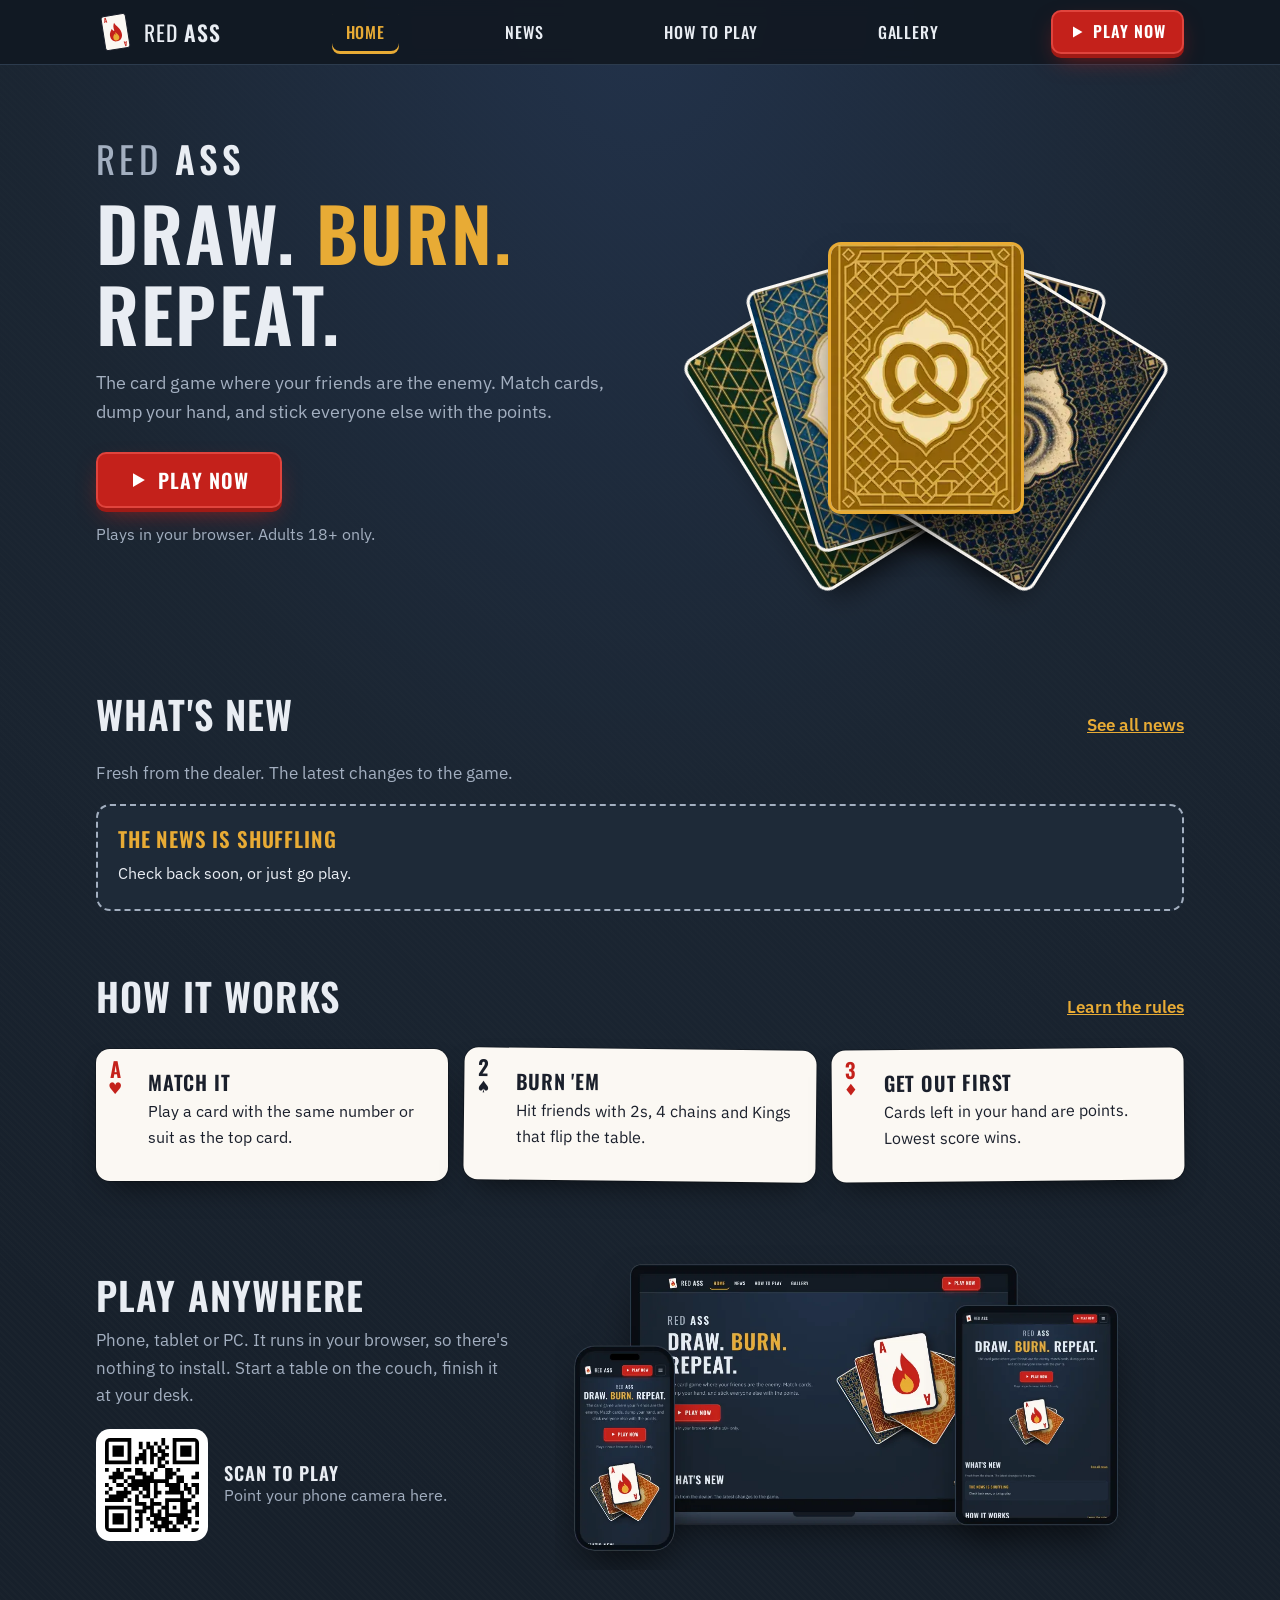
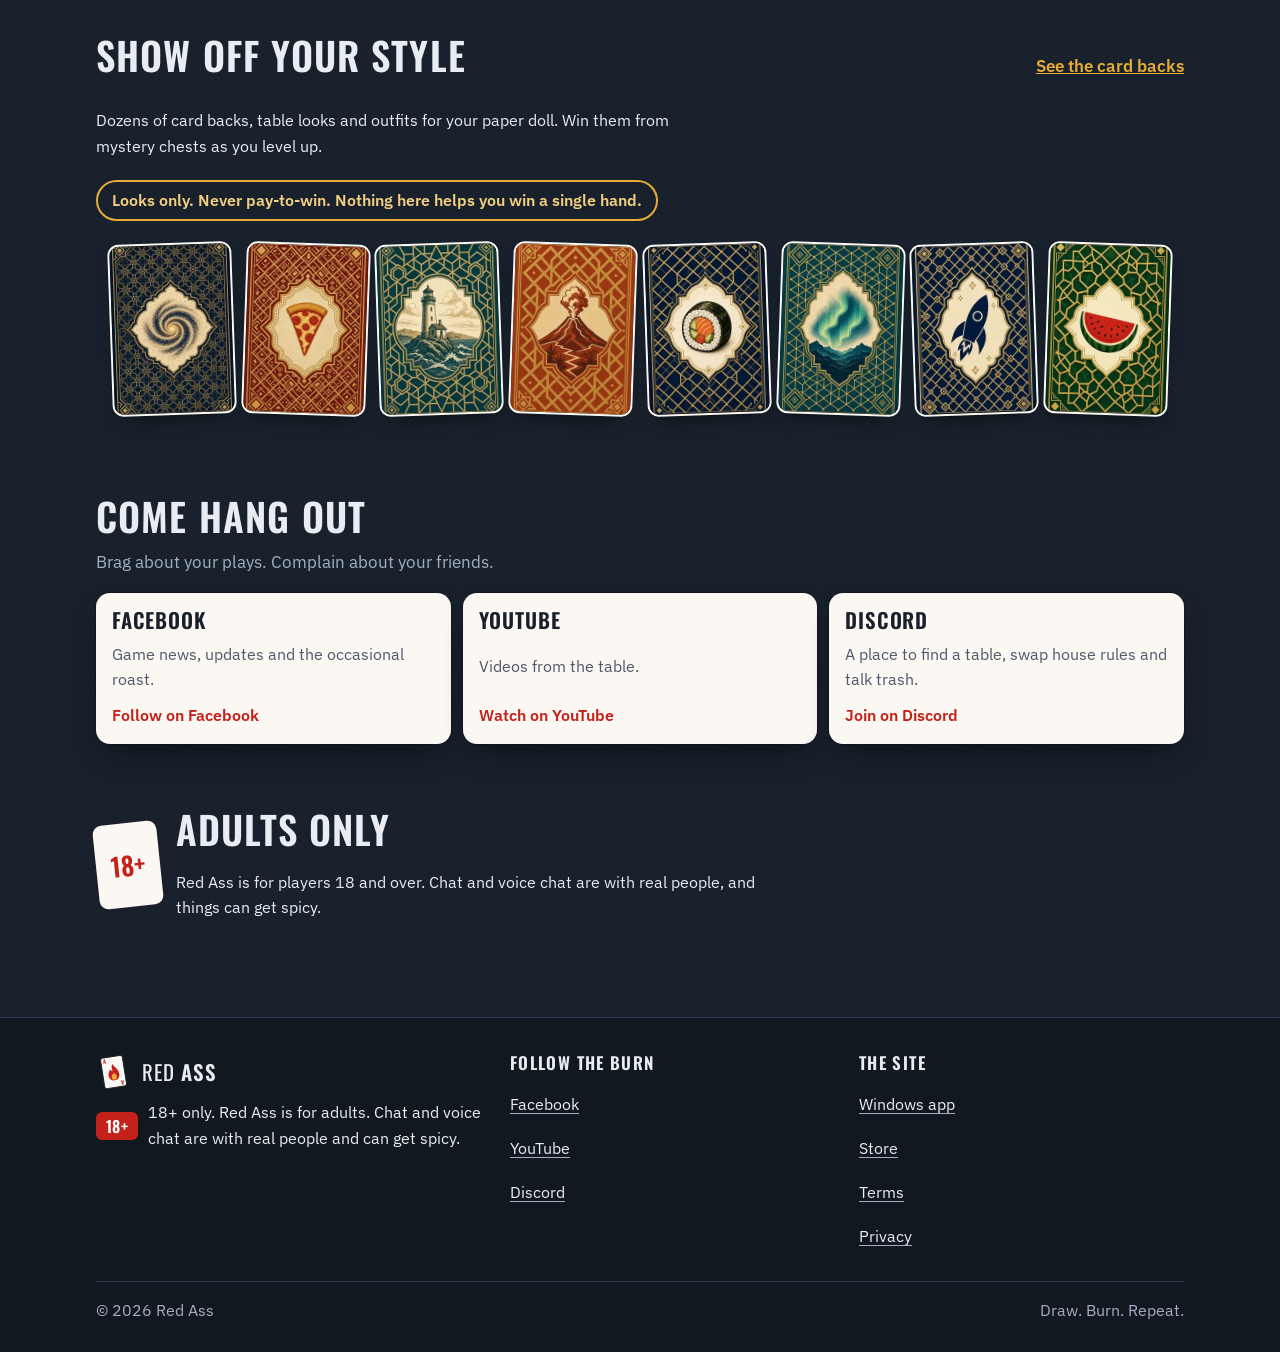
<file: docs/index.html>
<!doctype html>
<html lang="en">
<head>
<meta charset="utf-8">
<meta name="viewport" content="width=device-width, initial-scale=1">
<title>Red Ass | Draw. Burn. Repeat.</title>
<meta name="description" content="Red Ass is the card game where your friends are the enemy. News, rules, card backs and a Play Now button.">
<meta name="theme-color" content="#17202b">
<meta property="og:title" content="Red Ass | Draw. Burn. Repeat.">
<meta property="og:description" content="Red Ass is the card game where your friends are the enemy. News, rules, card backs and a Play Now button.">
<meta property="og:image" content="https://news.redass.net/img/og.png">
<meta property="og:type" content="website">
<meta name="twitter:card" content="summary_large_image">
<link rel="icon" href="favicon.svg" type="image/svg+xml">
<link rel="icon" href="favicon-48.png" sizes="48x48" type="image/png">
<link rel="apple-touch-icon" href="apple-touch-icon.png">
<link rel="preconnect" href="https://fonts.googleapis.com">
<link rel="preconnect" href="https://fonts.gstatic.com" crossorigin>
<link rel="stylesheet" href="https://fonts.googleapis.com/css2?family=IBM+Plex+Sans:wght@400;500;600&family=Oswald:wght@400;500;600&display=swap">
<link rel="stylesheet" href="css/style.css">
<link rel="stylesheet" href="css/fire-effect.css">
</head>
<body>
<svg width="0" height="0" style="position:absolute" aria-hidden="true" focusable="false">
  <defs>
    <!-- full wave filter, used from 24px -->
    <filter id="fB" x="-6%" y="-40%" width="112%" height="180%">
      <feTurbulence type="fractalNoise" baseFrequency="0.016 0.07" numOctaves="2" seed="5" result="n">
        <animate attributeName="baseFrequency" dur="3.4s" values="0.016 0.07;0.021 0.1;0.016 0.07" repeatCount="indefinite"/>
      </feTurbulence>
      <feDisplacementMap in="SourceGraphic" in2="n" scale="3.2" xChannelSelector="R" yChannelSelector="G"/>
    </filter>
    <!-- gentle wave filter, used 18-23px -->
    <filter id="fBs" x="-6%" y="-40%" width="112%" height="180%">
      <feTurbulence type="fractalNoise" baseFrequency="0.025 0.1" numOctaves="1" seed="5" result="n">
        <animate attributeName="baseFrequency" dur="3.4s" values="0.025 0.1;0.03 0.13;0.025 0.1" repeatCount="indefinite"/>
      </feTurbulence>
      <feDisplacementMap in="SourceGraphic" in2="n" scale="1.2" xChannelSelector="R" yChannelSelector="G"/>
    </filter>
  </defs>
</svg>
<a class="skip" href="#main">Skip to content</a>
<header class="site-header">
  <div class="wrap bar">
    <a class="brand" href="index.html" aria-label="Red Ass home"><img src="img/logo-small.svg" alt="" width="40" height="40"><span class="wordmark">Red <b>Ass</b></span></a>
    <button class="menu-btn" type="button" aria-controls="site-nav" aria-expanded="false" data-open-label="Menu" data-close-label="Close"><svg viewBox="0 0 24 24" aria-hidden="true" focusable="false"><path fill="none" stroke="currentColor" stroke-width="2.2" stroke-linecap="round" d="M4 7h16M4 12h16M4 17h16"/></svg><span class="sr-only">Menu</span></button>
    <nav class="nav" id="site-nav" aria-label="Main">
      <ul>
        <li><a href="index.html" aria-current="page">Home</a></li>
        <li><a href="news.html">News</a></li>
        <li><a href="how-to-play.html">How to Play</a></li>
        <li><a href="gallery.html">Gallery</a></li>
      </ul>
    </nav>
    <a class="btn btn-play" href="https://play.redass.net" data-play target="_blank" rel="noopener"><svg viewBox="0 0 16 16" aria-hidden="true" focusable="false"><path fill="currentColor" d="M4 2.5v11l9.5-5.5z"/></svg><span>Play Now</span></a>
  </div>
</header>
<main id="main" tabindex="-1">
<section id="hero" class="hero" aria-labelledby="hero-title">
  <div class="wrap">
    <div class="hero-copy">
      <!-- COPY: home.md #hero -->
      <h1 id="hero-title"><span class="wordmark">Red <b>Ass</b></span><span class="tagline"><span>Draw.</span> <span class="burn"><span class="fx-fire"><span class="fx-in" data-t="Burn."><span class="t">Burn.</span></span></span></span> <span>Repeat.</span></span></h1>
      <p class="lede">The card game where your friends are the enemy. Match cards, dump your hand, and stick everyone else with the points.</p>
      <div class="hero-actions"><a class="btn btn-play btn-big" href="https://play.redass.net" data-play target="_blank" rel="noopener"><svg viewBox="0 0 16 16" aria-hidden="true" focusable="false"><path fill="currentColor" d="M4 2.5v11l9.5-5.5z"/></svg><span>Play Now</span></a></div>
      <p class="hero-note">Plays in your browser. Adults 18+ only.</p>
    </div>
    <div class="fan" aria-hidden="true">
      <div class="c"><img src="img/backs/sunsetbeach.webp" alt="" width="260" height="364" decoding="async"></div>
      <div class="c"><img src="img/backs/pizza.webp" alt="" width="260" height="364" decoding="async"></div>
      <div class="c ace"><img src="img/logo.svg" alt="" width="160" height="210"></div>
      <div class="c"><img src="img/backs/galaxy.webp" alt="" width="260" height="364" decoding="async"></div>
      <div class="c"><img src="img/backs/taco.webp" alt="" width="260" height="364" decoding="async"></div>
    </div>
    <script>
    /* Each visit deals a new hand: 4 random card backs around the middle card.
       The middle card is the ace logo about 1 time in 3, otherwise a featured card back. */
    (function () {
      var local = 'astronaut aurora autumn burger canyon coffee comet croissant cupcake dunes earth friedchicken fries galaxy glacier hotdog icecream icecrystal junglefalls lighthouse moon mtnfalls oceancliff pancakes pines pizza pretzel ramen redplanet ringplanet rocket snowpeaks stepfalls sun sunsetbeach sushi taco telescope volcano watermelon'.split(' ');
      var ids = local.slice(), base = 'img/backs/';
      try {   // the game's live list, saved on an earlier visit (see js/main.js)
        var c = JSON.parse(localStorage.getItem('ra_backs_v1') || 'null');
        var live = c && c.ids && c.ids.filter(function (x) { return /^[a-z0-9]{2,24}$/.test(x); });
        if (live && live.length >= 5 && /^https:\/\/[a-z0-9.-]+\/[a-z0-9\/_-]*$/.test(c.base || '')) { ids = live; base = c.base; }
      } catch (e) {}
      var shuffle = function (a) { for (var i = a.length - 1; i > 0; i--) { var j = Math.floor(Math.random() * (i + 1)); var t = a[i]; a[i] = a[j]; a[j] = t; } return a; };
      shuffle(ids);
      var spare = shuffle(local.slice());
      var cards = document.querySelectorAll('#hero .fan .c'); if (cards.length !== 5) return;
      var put = function (img, id, n) {
        img.onerror = function () { img.onerror = null; img.src = 'img/backs/' + spare[n] + '.webp'; };
        img.src = base + id + '.webp';
      };
      var k = 0;
      for (var n = 0; n < 5; n++) {
        if (n === 2) continue;
        put(cards[n].querySelector('img'), ids[k++], n);
      }
      if (Math.random() >= 1 / 3) {
        var mid = cards[2], img = mid.querySelector('img');
        mid.className = 'c star';
        img.width = 260; img.height = 364;
        put(img, ids[k], 2);
      }
    })();
    </script>
  </div>
</section>

<section id="whats-new" class="section" aria-labelledby="whats-new-title">
  <div class="wrap">
    <div class="head">
      <!-- COPY: home.md #whats-new -->
      <h2 id="whats-new-title">What's new</h2>
      <a href="news.html">See all news</a>
    </div>
    <p class="section-sub">Fresh from the dealer. The latest changes to the game.</p>
    <p class="news-wait" data-news-loading><span class="fx-fire"><span class="fx-in" data-t="Shuffling"><span class="t">Shuffling</span></span></span> the latest news&hellip;</p>
    <ol class="news-list" data-news data-limit="3" hidden></ol>
    <div class="fallback" data-news-fallback hidden>
      <!-- COPY: home.md #whats-new fallback -->
      <h3>The news is <span class="fx-fire"><span class="fx-in" data-t="shuffling"><span class="t">shuffling</span></span></span></h3>
      <p>Check back soon, or just go play.</p>
    </div>
  </div>
</section>

<section id="how-it-works" class="section" aria-labelledby="how-title">
  <div class="wrap">
    <div class="head">
      <!-- COPY: home.md #how-it-works -->
      <h2 id="how-title">How it works</h2>
      <a href="how-to-play.html">Learn the rules</a>
    </div>
    <ol class="steps">
      <li><div class="panel has-pip"><span class="pip" aria-hidden="true">A<small>&hearts;</small></span><h3>Match it</h3><p>Play a card with the same number or suit as the top card.</p></div></li>
      <li><div class="panel has-pip"><span class="pip black" aria-hidden="true">2<small>&spades;</small></span><h3>Burn 'em</h3><p>Hit friends with 2s, 4 chains and Kings that flip the table.</p></div></li>
      <li><div class="panel has-pip"><span class="pip" aria-hidden="true">3<small>&diams;</small></span><h3>Get out first</h3><p>Cards left in your hand are points. Lowest score wins.</p></div></li>
    </ol>
  </div>
</section>

<section id="anywhere" class="section anywhere" aria-labelledby="anywhere-title">
  <div class="wrap anywhere-grid">
    <div class="anywhere-copy">
      <h2 id="anywhere-title">Play anywhere</h2>
      <p class="section-sub">Phone, tablet or PC. It runs in your browser, so there's nothing to install. Start a table on the couch, finish it at your desk.</p>
      <div class="anywhere-qr"><img src="img/promo/qr-play.svg" alt="QR code that opens play.redass.net" width="112" height="112"><span><b>Scan to play</b>Point your phone camera here.</span></div>
      <a class="btn btn-play anywhere-btn" href="https://play.redass.net" data-play target="_blank" rel="noopener"><svg viewBox="0 0 16 16" aria-hidden="true" focusable="false"><path fill="currentColor" d="M4 2.5v11l9.5-5.5z"/></svg><span>Play Now</span></a>
    </div>
    <img class="anywhere-devices" src="img/promo/devices.webp" alt="Red Ass on a phone, a laptop and a tablet" width="1240" height="640" loading="lazy" decoding="async">
  </div>
</section>

<section id="looks" class="section" aria-labelledby="looks-title">
  <div class="wrap">
    <div class="head">
      <!-- COPY: home.md #looks -->
      <h2 id="looks-title">Show off your style</h2>
      <a href="gallery.html">See the card backs</a>
    </div>
    <p>Dozens of card backs, table looks and outfits for your paper doll. Win them from mystery chests as you level up.</p>
    <p class="callout">Looks only. Never pay-to-win. Nothing here helps you win a single hand.</p>
    <ul class="strip">
        <li><img src="img/backs/galaxy.webp" alt="Spiral Galaxy" width="260" height="364" loading="lazy" decoding="async"></li>
        <li><img src="img/backs/pizza.webp" alt="Pepperoni Pizza" width="260" height="364" loading="lazy" decoding="async"></li>
        <li><img src="img/backs/lighthouse.webp" alt="Lighthouse" width="260" height="364" loading="lazy" decoding="async"></li>
        <li><img src="img/backs/volcano.webp" alt="Volcano" width="260" height="364" loading="lazy" decoding="async"></li>
        <li><img src="img/backs/sushi.webp" alt="Sushi Roll" width="260" height="364" loading="lazy" decoding="async"></li>
        <li><img src="img/backs/aurora.webp" alt="Northern Lights" width="260" height="364" loading="lazy" decoding="async"></li>
        <li><img src="img/backs/rocket.webp" alt="Rocket" width="260" height="364" loading="lazy" decoding="async"></li>
        <li><img src="img/backs/watermelon.webp" alt="Watermelon" width="260" height="364" loading="lazy" decoding="async"></li>
    </ul>
  </div>
</section>

<section id="social" class="section" aria-labelledby="social-title">
  <div class="wrap">
    <!-- COPY: home.md #social + footer.md #social-cards -->
    <h2 id="social-title">Come hang out</h2>
    <p class="section-sub">Brag about your plays. Complain about your friends.</p>
    <ul class="social-grid">
      <li><a class="social-card" data-social="FACEBOOK" href="https://www.facebook.com/redassgame" target="_blank" rel="noopener"><span class="net">Facebook</span><span class="what">Game news, updates and the occasional roast.</span><span class="go">Follow on Facebook</span></a></li>
      <li><a class="social-card" data-social="TIKTOK" href="https://www.tiktok.com/@ra.tiktok19" target="_blank" rel="noopener"><span class="net">TikTok</span><span class="what">Big plays, bigger meltdowns.</span><span class="go">Watch on TikTok</span></a></li>
      <li><a class="social-card" data-social="YOUTUBE" href="https://www.youtube.com/@RedAssGame" target="_blank" rel="noopener"><span class="net">YouTube</span><span class="what">Videos from the table.</span><span class="go">Watch on YouTube</span></a></li>
      <li><div class="social-card soon" data-social="DISCORD" data-card data-go="Join on Discord"><span class="net">Discord</span><span class="what">Coming soon. A place to find a table, swap house rules and talk trash.</span><span class="go">Coming soon</span></div></li>
    </ul>
  </div>
</section>

<section id="age" class="section" aria-labelledby="age-title">
  <div class="wrap age">
    <span class="age-badge" aria-hidden="true">18+</span>
    <div>
      <!-- COPY: home.md #age -->
      <h2 id="age-title">Adults only</h2>
      <p>Red Ass is for players 18 and over. Chat and voice chat are with real people, and things can get spicy.</p>
    </div>
  </div>
</section>
</main>
<footer class="site-footer">
  <div class="wrap">
    <div class="cols">
      <div>
        <p class="foot-brand"><img src="img/logo-small.svg" alt="" width="36" height="36"><span class="wordmark">Red <b>Ass</b></span></p>
        <!-- COPY: footer.md #age-note -->
        <p class="adult"><b>18+</b><span>18+ only. Red Ass is for adults. Chat and voice chat are with real people and can get spicy.</span></p>
      </div>
      <div>
        <!-- COPY: footer.md #footer -->
        <h2>Follow the burn</h2>
        <ul>
          <li><a data-social="FACEBOOK" href="https://www.facebook.com/redassgame" target="_blank" rel="noopener">Facebook</a></li>
          <li><a data-social="TIKTOK" href="https://www.tiktok.com/@ra.tiktok19" target="_blank" rel="noopener">TikTok</a></li>
          <li><a data-social="YOUTUBE" href="https://www.youtube.com/@RedAssGame" target="_blank" rel="noopener">YouTube</a></li>
          <li><span data-social="DISCORD" data-soon-text="Discord (coming soon)" data-label="Discord">Discord (coming soon)</span></li>
        </ul>
      </div>
      <div>
        <h2>The site</h2>
        <ul>
          <li><a href="app.html">Windows app</a></li>
          <li><a href="store.html">Store</a></li>
          <li><a href="https://play.redass.net/terms" target="_blank" rel="noopener">Terms</a></li>
          <li><a href="https://play.redass.net/privacy" target="_blank" rel="noopener">Privacy</a></li>
        </ul>
      </div>
    </div>
    <div class="copy">
      <p>&copy; 2026 Red Ass</p>
      <p>Draw. Burn. Repeat.</p>
    </div>
  </div>
</footer>
<script src="config.js"></script>
<script src="js/main.js"></script>
</body>
</html>
</file>
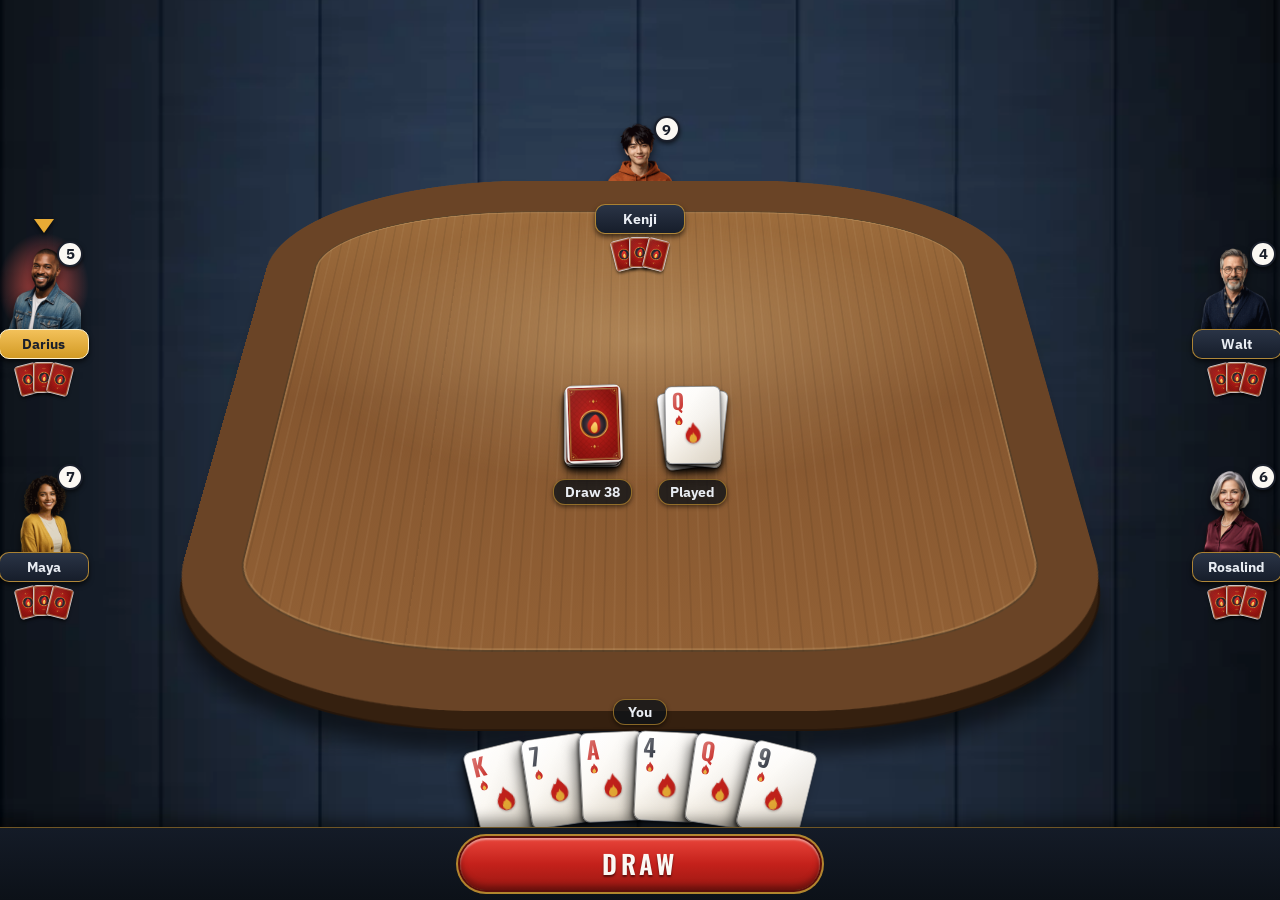
<file: docs/preview/poker-table-angled/index.html>
<!doctype html>
<html lang="en">
<head>
<meta charset="utf-8">
<meta name="robots" content="noindex, nofollow, noarchive">
<meta name="viewport" content="width=device-width, initial-scale=1, viewport-fit=cover">
<title>Red Ass - phone table, angled view (TEST)</title>
<link rel="icon" href="data:,">
<link rel="preconnect" href="https://fonts.googleapis.com">
<link rel="preconnect" href="https://fonts.gstatic.com" crossorigin>
<link href="https://fonts.googleapis.com/css2?family=IBM+Plex+Sans:wght@400;500;600;700&family=Oswald:wght@500;600&display=swap" rel="stylesheet">
<style>
/* TEST PAGE ONLY. Not the real game. Fake sample data, no real players.
   Angled view: the table is a real CSS 3D plane (rotateX) so it narrows toward the top.
   Opponents are chest-up cutouts that sit partly BEHIND the far/side edge of the table.
   Decisions kept: home-table wood look (no green baize), no chips, no NEXT word, cosmetics only.
   Brand palette (project/BRAND-KIT.md): blue #17202B, cream #FBF8F3, ink #1A1F2B, red #C4211B, gold #E8AB35, ember #FF5A4F.
   AVATARS: see AVATAR_FILES in the script. Swap a file in avatars/ (same name) or pass ?avatars=some/folder/ . */
:root{
  --blue:#17202b; --cream:#fbf8f3; --ink:#1a1f2b; --red:#c4211b; --red-hover:#a01a15;
  --ember:#ff5a4f; --gold:#e8ab35; --text:#e9edf3;
  --font-display:'Oswald','Arial Narrow',Arial,sans-serif;
  --font-body:'IBM Plex Sans',system-ui,-apple-system,'Segoe UI',Roboto,Arial,sans-serif;
  --aw:75px; --ah:94px;          /* opponent avatar box, 4:5 like ComfyUI's 400x500 art so it never stretches */
  --cw:64px; --ch:90px;          /* hand card size (5:7) */
}
*{box-sizing:border-box;margin:0;padding:0}
html,body{height:100%;max-width:100%;overflow:hidden}
body{
  font-family:var(--font-body); color:var(--text); height:100dvh;
  background:#0c1118 url(soc-room-backdrop.webp) center/cover no-repeat;
  display:flex; flex-direction:column;
  padding:env(safe-area-inset-top) 0 0;
  -webkit-tap-highlight-color:transparent; user-select:none; -webkit-user-select:none;
}
.stage{position:relative; flex:1 1 auto; min-height:0; overflow:hidden; container-type:size}

/* ---------- TABLE: a wood plane tipped back in perspective ---------- */
.tbl{position:absolute; inset:0; z-index:2; pointer-events:none; perspective:118cqh; perspective-origin:50% 62%}
.plane{
  position:absolute; left:11%; right:11%; bottom:14cqh; height:96cqh;
  transform-origin:50% 100%; transform:rotateX(32deg);
  border-radius:34% / 22%;
}
.plane.top{
  background:
    repeating-linear-gradient(90deg, rgba(0,0,0,.07) 0 2px, rgba(0,0,0,0) 2px 11px, rgba(255,235,200,.05) 11px 13px, rgba(0,0,0,0) 13px 23px),
    radial-gradient(60% 40% at 50% 38%, rgba(255,226,170,.30), rgba(255,226,170,0) 70%),
    linear-gradient(180deg,#a2713f 0%,#85562f 50%,#946236 100%);
  box-shadow:
    inset 0 0 0 5cqw #6a4426,                 /* the wide rim of the tabletop */
    inset 0 0 0 calc(5cqw + 2px) rgba(0,0,0,.45),
    inset 0 0 0 calc(5cqw + 4px) rgba(255,220,160,.18),
    inset 0 0 38px rgba(0,0,0,.35);
}
.plane.base{transform:translateY(2.2cqh) rotateX(32deg); background:#35200f; box-shadow:0 0 0 2px #24150a}
.plane.floor{transform:translateY(5cqh) rotateX(32deg); background:#000; opacity:.55; filter:blur(10px)}

/* ---------- PILES (flat, over the middle of the table) ---------- */
.piles{position:absolute; left:50%; top:47cqh; transform:translateX(-50%); z-index:3; display:flex; gap:26px; align-items:flex-start}
.pile{display:flex; flex-direction:column; align-items:center; gap:12px}
.stack{position:relative; width:56px; height:78px}
.card{position:absolute; width:56px; height:78px; border-radius:7px;
  box-shadow:0 1px 1px rgba(0,0,0,.55),0 3px 5px rgba(0,0,0,.45),0 8px 12px -3px rgba(0,0,0,.55)}
.card.back{background:url(soc-card-back.webp) center/100% 100% no-repeat}
.face{background:linear-gradient(150deg,#fff 0%,var(--cream) 48%,#ece3d3 100%); border:1px solid rgba(26,31,43,.45); color:var(--ink)}
.face::after{content:""; position:absolute; inset:0; border-radius:inherit; pointer-events:none;
  background:linear-gradient(120deg,rgba(255,255,255,.55) 0%,rgba(255,255,255,0) 35%,rgba(0,0,0,.08) 100%)}
.rk{position:absolute; left:6px; top:3px; font:600 21px/1 var(--font-display); color:var(--red)}
.face.ink .rk{color:var(--ink)}
.mf{position:absolute; left:7px; top:27px; width:12px; height:12px}
.fl{position:absolute; left:50%; top:60%; width:46%; height:auto; transform:translate(-50%,-50%); filter:drop-shadow(0 1px 1px rgba(0,0,0,.3))}
.lbl{font:700 14px/1 var(--font-body); color:var(--text); white-space:nowrap; padding:5px 11px; border-radius:12px;
  background:rgba(12,17,24,.78); border:1px solid rgba(232,171,53,.55); box-shadow:0 2px 4px rgba(0,0,0,.5)}

/* ---------- SEATS: avatar BEHIND the table (z1), plate/count/cards IN FRONT (z3) ----------
   .seat is a zero-size anchor at the point where the avatar meets its nameplate. It makes no stacking
   context, so its children layer against the table. */
.seat{position:absolute; width:0; height:0}
.av{position:absolute; z-index:1; width:var(--aw); height:var(--ah); left:calc(var(--aw) / -2); top:calc(var(--ah) * -1 + 14px)}
.av img{display:block; width:100%; height:100%; object-fit:contain; object-position:50% 100%; filter:drop-shadow(0 5px 4px rgba(0,0,0,.55))}
.halo{display:none; position:absolute; inset:-10px -8px -2px; border-radius:50%;
  background:radial-gradient(closest-side,rgba(255,90,79,.75),rgba(255,90,79,0) 100%)}
.pl{position:absolute; z-index:3; left:-45px; width:90px; top:6px; height:30px; padding:0 8px; display:grid; place-items:center;
  font:700 14px/1 var(--font-body); color:var(--text); white-space:nowrap; overflow:hidden; text-overflow:ellipsis;
  background:linear-gradient(#2a3446,#161d2a); border:1px solid rgba(232,171,53,.7); border-radius:10px;
  box-shadow:0 3px 5px rgba(0,0,0,.6)}
.cnt{position:absolute; z-index:3; left:calc(var(--aw) / 2 - 24px); top:calc(var(--ah) * -1 + 12px); min-width:26px; height:26px; padding:0 6px;
  display:grid; place-items:center; border-radius:13px; background:var(--cream); color:var(--ink); border:2px solid var(--ink);
  font:700 15px/1 var(--font-body); box-shadow:0 2px 4px rgba(0,0,0,.6)}
.fan{position:absolute; z-index:3; left:0; top:40px; width:0; height:0}
.fan i{position:absolute; width:22px; height:31px; left:-11px; top:0; border-radius:4px; background:url(soc-card-back.webp) center/100% 100% no-repeat; box-shadow:0 2px 3px rgba(0,0,0,.6)}
.fan i:nth-child(1){transform:translate(-16px,1px) rotate(-14deg)}
.fan i:nth-child(2){transform:translate(0,-1px)}
.fan i:nth-child(3){transform:translate(16px,1px) rotate(14deg)}
/* whose turn: ember halo, a gold pointer over the head, and a gold plate (shape + colour, no word) */
.mark{display:none; position:absolute; z-index:3; left:-10px; top:calc(var(--ah) * -1 - 10px); width:0; height:0;
  border-left:10px solid transparent; border-right:10px solid transparent; border-top:14px solid var(--gold);
  filter:drop-shadow(0 2px 2px rgba(0,0,0,.7)); animation:bob 1.6s ease-in-out infinite}
.seat.turn .mark,.seat.turn .halo{display:block}
.seat.turn .pl{background:linear-gradient(#f3c15a,#d29a24); color:var(--ink); border-color:#fff3d2}
@keyframes bob{50%{transform:translateY(4px)}}
@media (prefers-reduced-motion:reduce){.mark{animation:none}}
.vh{position:absolute; width:1px; height:1px; overflow:hidden; clip:rect(0 0 0 0); white-space:nowrap}

/* slots: centres of the avatar/plate meeting point. Far seats stand behind the far edge, near seats beside the near sides. */
.slot-T {left:50%; top:24cqh}
.slot-FL{left:calc(var(--aw) / 2 + 6px);                top:39cqh}
.slot-FR{left:calc(100% - var(--aw) / 2 - 6px);         top:39cqh}
.slot-NL{left:calc(var(--aw) / 2 + 6px);                top:66cqh}
.slot-NR{left:calc(100% - var(--aw) / 2 - 6px);         top:66cqh}

/* ---------- HAND: your cards fan at the bottom, over the near edge ---------- */
.hand{position:absolute; left:0; right:0; bottom:6px; height:calc(var(--ch) + 34px); z-index:5; pointer-events:none}
.hand .you{position:absolute; left:50%; bottom:calc(var(--ch) + 6px); transform:translateX(-50%); font:700 14px/1 var(--font-body); color:var(--text);
  padding:5px 14px; border-radius:12px; background:rgba(12,17,24,.78); border:1px solid rgba(232,171,53,.55); box-shadow:0 2px 4px rgba(0,0,0,.5); white-space:nowrap}
.hand button.card{all:unset; box-sizing:border-box; position:absolute; bottom:0; left:50%; pointer-events:auto; width:var(--cw); height:var(--ch); border-radius:8px; cursor:pointer;
  transform-origin:50% 150%; transform:translateX(calc(-50% + var(--x))) translateY(var(--y)) rotate(var(--r));
  transition:transform .2s cubic-bezier(.2,.8,.3,1), box-shadow .2s;
  box-shadow:-2px 2px 3px rgba(0,0,0,.5),-5px 9px 12px rgba(0,0,0,.5);
  background:linear-gradient(150deg,#fff 0%,var(--cream) 48%,#ece3d3 100%); border:1px solid rgba(26,31,43,.45); color:var(--ink)}
.hand button.card::after{content:""; position:absolute; inset:0; border-radius:inherit; pointer-events:none;
  background:linear-gradient(120deg,rgba(255,255,255,.55) 0%,rgba(255,255,255,0) 35%,rgba(0,0,0,.1) 100%)}
.hand button.card .rk{font-size:24px}
.hand button.card .mf{top:29px}
.hand button.card.up{z-index:50!important; transform:translateX(calc(-50% + var(--x))) translateY(calc(var(--y) - 30px)) rotate(0deg) scale(1.14);
  box-shadow:-6px 14px 10px rgba(0,0,0,.4),0 0 0 2px rgba(232,171,53,.9)}
.hand button.card:focus-visible{outline:3px solid var(--gold); outline-offset:2px}

/* ---------- ACTION BAR at the very bottom ---------- */
.bar{flex:0 0 auto; position:relative; z-index:6; display:flex; justify-content:center; gap:10px; padding:10px 14px calc(10px + env(safe-area-inset-bottom));
  background:linear-gradient(#141b27,#0c1118); border-top:1px solid rgba(232,171,53,.45); box-shadow:0 -6px 14px rgba(0,0,0,.45)}
.draw{appearance:none; border:0; cursor:pointer; width:min(100%,360px); min-height:52px; border-radius:26px;
  font:600 26px/1 var(--font-display); letter-spacing:.14em; text-transform:uppercase; color:var(--cream);
  background:linear-gradient(#e8443a 0%,var(--red) 50%,#9a1812 100%);
  box-shadow:0 0 0 2px #5c0d0a,0 0 0 4px rgba(232,171,53,.75),inset 0 2px 2px rgba(255,255,255,.45),inset 0 -4px 6px rgba(0,0,0,.35);
  text-shadow:0 2px 2px rgba(0,0,0,.5)}
.draw:active{transform:translateY(2px); background:linear-gradient(#c4211b,var(--red-hover))}
.draw:focus-visible{outline:3px solid var(--text); outline-offset:4px}

@media (max-height:720px){
  :root{--aw:65px; --ah:81px; --cw:58px; --ch:81px}
  .pl{left:-40px; width:80px}
}
</style>
</head>
<body>
<div class="stage" id="stage">
  <div class="tbl" aria-hidden="true"><div class="plane floor"></div><div class="plane base"></div><div class="plane top"></div></div>
  <div class="piles" id="piles"></div>
  <div id="seats"></div>
  <div class="hand" id="hand"></div>
</div>
<div class="bar"><button class="draw" id="draw" type="button">Draw</button></div>

<script>
/* ===== Fake sample data only. No real player data. =====
   ?players=2..6 (including you)   ?turn=0..4 (which opponent has the turn)
   ?avatars=folder/  swaps the whole avatar folder (same file names as BY_SLOT below). */
var params = new URLSearchParams(location.search);
var PLAYERS = Math.max(2, Math.min(6, parseInt(params.get('players') || '6', 10) || 6));
var TURN = parseInt(params.get('turn') || '1', 10) || 0;

/* ---- AVATARS: ComfyUI's six chest-up portraits (transparent PNG, 400x500) ----
   Picked by SEAT, so the person always turns toward the table: the two left-hand seats use the flipped art.
   The sixth portrait (Lucia, avatar_lucia.png) is in avatars/ but has no seat in a 6-player table. */
var AVATAR_BASE = params.get('avatars') || 'avatars/';
var BY_SLOT = {
  NL:{name:'Maya',     file:'avatar_maya_flip.png'},
  FL:{name:'Darius',   file:'avatar_darius_flip.png'},
  T: {name:'Kenji',    file:'avatar_kenji.png'},
  FR:{name:'Walt',     file:'avatar_walt.png'},
  NR:{name:'Rosalind', file:'avatar_rosalind.png'}
};

var OPPONENTS = [
  {n:7}, {n:5}, {n:9}, {n:4}, {n:6}
];
/* seat slots by number of other players: T top, FL/FR far left/right, NL/NR near left/right */
var SLOTS = {1:['T'], 2:['FL','FR'], 3:['FL','T','FR'], 4:['NL','FL','FR','NR'], 5:['NL','FL','T','FR','NR']};
var HAND = ['K','7','A','4','Q','9'];

function flame(cls){return '<svg class="'+cls+'" viewBox="0 0 24 24" aria-hidden="true"><path d="M12 1.5c1.5 4.6 7.2 6.6 7.2 13a7.2 7.2 0 0 1-14.4 0c0-3.6 2.4-5 3.2-8.2 1.4 1.2 2 .6 2.5-1.2.5-1.2.9-2.4 1.5-3.6z" fill="#c4211b"/><path d="M12 11c.9 2.6 3.6 3.6 3.6 6.6a3.6 3.6 0 0 1-7.2 0c0-1.8 1.2-2.6 1.6-4.2.7.7 1.4.3 1.6-.8z" fill="#e8ab35"/></svg>';}

function seat(o, i, slot, turn){
  var m = BY_SLOT[slot]; o = {name:m.name, n:o.n};
  return '<div class="seat slot-'+slot+(turn?' turn':'')+'" data-seat="'+o.name+'"'+(turn?' aria-current="true"':'')+'>'
   +'<div class="av"><span class="halo"></span><img src="'+AVATAR_BASE+m.file+'" alt="" draggable="false"></div>'
   +'<span class="mark" aria-hidden="true"></span>'
   +'<span class="cnt" aria-label="'+o.n+' cards">'+o.n+'</span>'
   +'<div class="pl">'+o.name+(turn?'<span class="vh"> is taking a turn</span>':'')+'</div>'
   +'<div class="fan" aria-hidden="true"><i></i><i></i><i></i></div></div>';
}
(function build(){
  var others = PLAYERS-1, slots = SLOTS[others], html='';
  for (var i=0;i<others;i++){ html += seat(OPPONENTS[i], i, slots[i], i===(TURN % others)); }
  document.getElementById('seats').innerHTML = html;

  document.getElementById('piles').innerHTML =
    '<div class="pile"><div class="stack" role="img" aria-label="Draw pile, 38 cards">'
     +'<div class="card back" style="left:0;top:0"></div><div class="card back" style="left:-1px;top:-2px"></div><div class="card back" style="left:1px;top:-4px;transform:rotate(-2deg)"></div></div><div class="lbl">Draw 38</div></div>'
    +'<div class="pile"><div class="stack" role="img" aria-label="Played pile, top card queen">'
     +'<div class="card face" style="left:-4px;top:1px;transform:rotate(-8deg)"><span class="rk">9</span></div>'
     +'<div class="card face ink" style="left:4px;top:-1px;transform:rotate(6deg)"><span class="rk">4</span></div>'
     +'<div class="card face" style="left:0;top:-3px;transform:rotate(-1deg)"><span class="rk">Q</span>'+flame('mf')+flame('fl')+'</div></div><div class="lbl">Played</div></div>';

  var h = document.getElementById('hand'), n = HAND.length, out='<div class="you">You</div>', mid=(n-1)/2;
  var step = Math.min(46, (window.innerWidth - 110) / (n-1));
  for (var j=0;j<n;j++){
    var d=j-mid;
    out += '<button type="button" class="card" aria-label="Card '+HAND[j]+'" aria-pressed="false"'
         + ' style="--x:'+(d*step).toFixed(1)+'px;--y:'+(d*d*1.8).toFixed(1)+'px;--r:'+(d*5.5).toFixed(1)+'deg;z-index:'+(j+1)+'">'
         + '<span class="rk" style="color:'+(j%2?'#1a1f2b':'#c4211b')+'">'+HAND[j]+'</span>'+flame('mf')+flame('fl')+'</button>';
  }
  h.innerHTML = out;
  h.addEventListener('click', function(e){
    var b = e.target.closest('button.card'); if(!b) return;
    var was = b.classList.contains('up');
    [].forEach.call(h.querySelectorAll('button.card.up'), function(x){x.classList.remove('up'); x.setAttribute('aria-pressed','false');});
    if(!was){ b.classList.add('up'); b.setAttribute('aria-pressed','true'); }
  });
})();
</script>
</body>
</html>
</file>
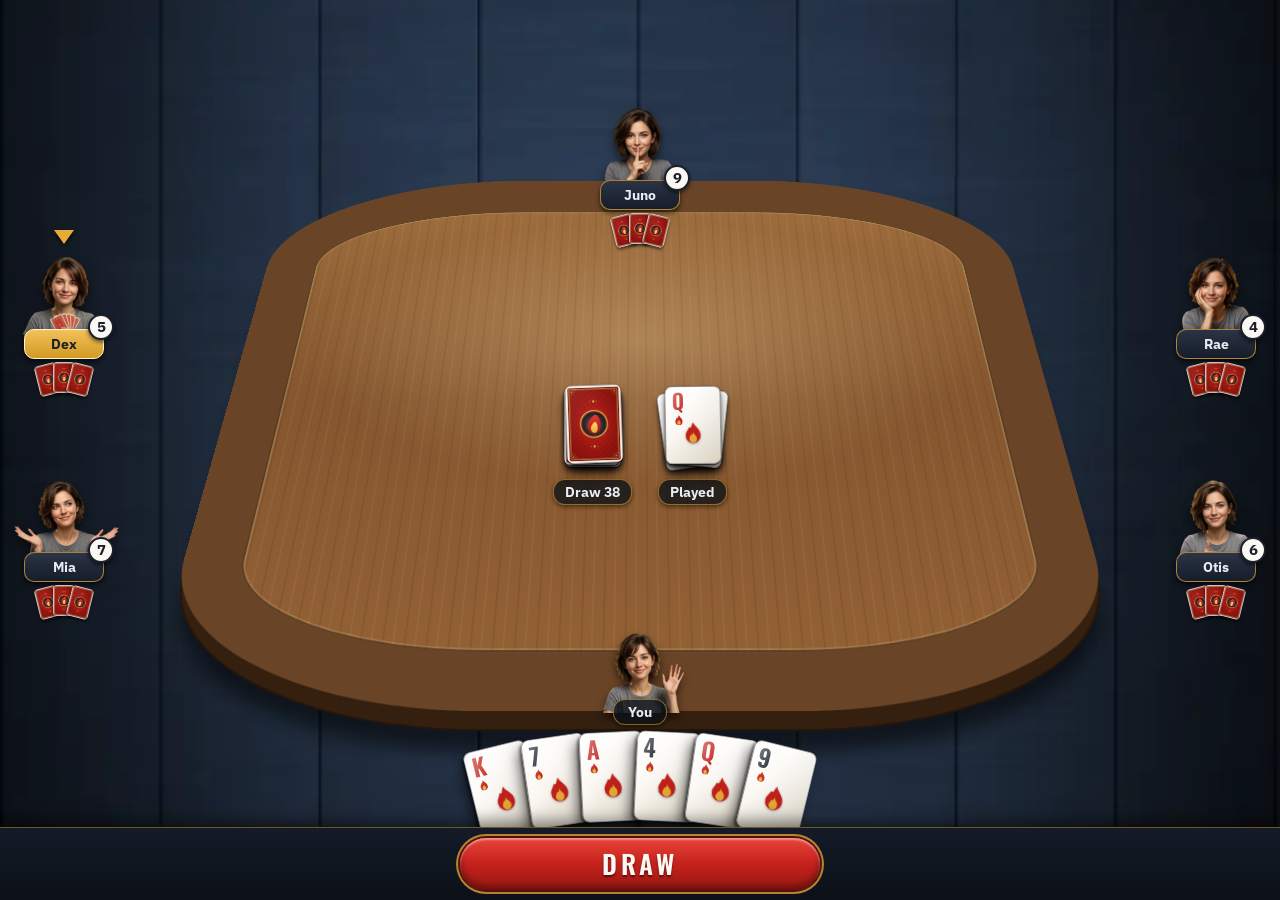
<file: docs/preview/poker-table-templates/index.html>
<!doctype html>
<html lang="en">
<head>
<meta charset="utf-8">
<meta name="viewport" content="width=device-width, initial-scale=1, viewport-fit=cover">
<meta name="robots" content="noindex,nofollow,noarchive">
<title>Red Ass - phone table, portrait templates (TEST)</title>
<link rel="icon" href="data:,">
<link rel="preconnect" href="https://fonts.googleapis.com">
<link rel="preconnect" href="https://fonts.gstatic.com" crossorigin>
<link href="https://fonts.googleapis.com/css2?family=IBM+Plex+Sans:wght@400;500;600;700&family=Oswald:wght@500;600&display=swap" rel="stylesheet">
<style>
/* TEST PAGE ONLY. Not the real game. Fake sample data, no real players.
   Angled view: the table is a real CSS 3D plane (rotateX) so it narrows toward the top.
   Opponents are chest-up cutouts that sit partly BEHIND the far/side edge of the table.
   Decisions kept: home-table wood look (no green baize), no chips, no NEXT word, cosmetics only.
   Brand palette (project/BRAND-KIT.md): blue #17202B, cream #FBF8F3, ink #1A1F2B, red #C4211B, gold #E8AB35, ember #FF5A4F.
   AVATARS: ComfyUI portrait templates 1-6 (avatars/tplN.webp, tplNf.webp = mirrored). All normalised to one head size.
   Per-seat file map is SEAT_ART in the script. Pass ?avatars=some/folder/ to swap the folder. */
:root{
  --blue:#17202b; --cream:#fbf8f3; --ink:#1a1f2b; --red:#c4211b; --red-hover:#a01a15;
  --ember:#ff5a4f; --gold:#e8ab35; --text:#e9edf3;
  --font-display:'Oswald','Arial Narrow',Arial,sans-serif;
  --font-body:'IBM Plex Sans',system-ui,-apple-system,'Segoe UI',Roboto,Arial,sans-serif;
  --aw:120px; --ah:83px;         /* avatar box (ratio 286:198; the head is about 38% of the box width) */
  --cw:64px; --ch:90px;          /* hand card size (5:7) */
}
*{box-sizing:border-box;margin:0;padding:0}
html,body{height:100%;max-width:100%;overflow:hidden}
body{
  font-family:var(--font-body); color:var(--text); height:100dvh;
  background:#0c1118 url(soc-room-backdrop.webp) center/cover no-repeat;
  display:flex; flex-direction:column;
  padding:env(safe-area-inset-top) 0 0;
  -webkit-tap-highlight-color:transparent; user-select:none; -webkit-user-select:none;
}
.stage{position:relative; flex:1 1 auto; min-height:0; overflow:hidden; container-type:size}

/* ---------- TABLE: a wood plane tipped back in perspective ---------- */
.tbl{position:absolute; inset:0; z-index:2; pointer-events:none; perspective:118cqh; perspective-origin:50% 62%}
.plane{
  position:absolute; left:11%; right:11%; bottom:14cqh; height:96cqh;
  transform-origin:50% 100%; transform:rotateX(32deg);
  border-radius:34% / 22%;
}
.plane.top{
  background:
    repeating-linear-gradient(90deg, rgba(0,0,0,.07) 0 2px, rgba(0,0,0,0) 2px 11px, rgba(255,235,200,.05) 11px 13px, rgba(0,0,0,0) 13px 23px),
    radial-gradient(60% 40% at 50% 38%, rgba(255,226,170,.30), rgba(255,226,170,0) 70%),
    linear-gradient(180deg,#a2713f 0%,#85562f 50%,#946236 100%);
  box-shadow:
    inset 0 0 0 5cqw #6a4426,                 /* the wide rim of the tabletop */
    inset 0 0 0 calc(5cqw + 2px) rgba(0,0,0,.45),
    inset 0 0 0 calc(5cqw + 4px) rgba(255,220,160,.18),
    inset 0 0 38px rgba(0,0,0,.35);
}
.plane.base{transform:translateY(2.2cqh) rotateX(32deg); background:#35200f; box-shadow:0 0 0 2px #24150a}
.plane.floor{transform:translateY(5cqh) rotateX(32deg); background:#000; opacity:.55; filter:blur(10px)}

/* ---------- PILES (flat, over the middle of the table) ---------- */
.piles{position:absolute; left:50%; top:47cqh; transform:translateX(-50%); z-index:3; display:flex; gap:26px; align-items:flex-start}
.pile{display:flex; flex-direction:column; align-items:center; gap:12px}
.stack{position:relative; width:56px; height:78px}
.card{position:absolute; width:56px; height:78px; border-radius:7px;
  box-shadow:0 1px 1px rgba(0,0,0,.55),0 3px 5px rgba(0,0,0,.45),0 8px 12px -3px rgba(0,0,0,.55)}
.card.back{background:url(soc-card-back.webp) center/100% 100% no-repeat}
.face{background:linear-gradient(150deg,#fff 0%,var(--cream) 48%,#ece3d3 100%); border:1px solid rgba(26,31,43,.45); color:var(--ink)}
.face::after{content:""; position:absolute; inset:0; border-radius:inherit; pointer-events:none;
  background:linear-gradient(120deg,rgba(255,255,255,.55) 0%,rgba(255,255,255,0) 35%,rgba(0,0,0,.08) 100%)}
.rk{position:absolute; left:6px; top:3px; font:600 21px/1 var(--font-display); color:var(--red)}
.face.ink .rk{color:var(--ink)}
.mf{position:absolute; left:7px; top:27px; width:12px; height:12px}
.fl{position:absolute; left:50%; top:60%; width:46%; height:auto; transform:translate(-50%,-50%); filter:drop-shadow(0 1px 1px rgba(0,0,0,.3))}
.lbl{font:700 14px/1 var(--font-body); color:var(--text); white-space:nowrap; padding:5px 11px; border-radius:12px;
  background:rgba(12,17,24,.78); border:1px solid rgba(232,171,53,.55); box-shadow:0 2px 4px rgba(0,0,0,.5)}

/* ---------- SEATS: avatar BEHIND the table (z1), plate/count/cards IN FRONT (z3) ----------
   .seat is a zero-size anchor at the point where the avatar meets its nameplate. It makes no stacking
   context, so its children layer against the table. */
.seat{position:absolute; width:0; height:0}
.av{position:absolute; z-index:1; width:var(--aw); height:var(--ah); left:calc(var(--aw) / -2); top:calc(var(--ah) * -1 + 14px)}
.av img{display:block; width:100%; height:100%; filter:drop-shadow(0 5px 4px rgba(0,0,0,.55))}
/* side seats stand IN FRONT of the table rim so the rim never cuts their table-side edge; far seat stays behind the far edge */
.seat.side .av{z-index:3}
.pl{position:absolute; z-index:3; left:-40px; width:80px; top:6px; height:30px; padding:0 8px; display:grid; place-items:center;
  font:700 14px/1 var(--font-body); color:var(--text); white-space:nowrap; overflow:hidden; text-overflow:ellipsis;
  background:linear-gradient(#2a3446,#161d2a); border:1px solid rgba(232,171,53,.7); border-radius:10px;
  box-shadow:0 3px 5px rgba(0,0,0,.6)}
.cnt{position:absolute; z-index:4; left:24px; top:-9px; min-width:26px; height:26px; padding:0 6px;
  display:grid; place-items:center; border-radius:13px; background:var(--cream); color:var(--ink); border:2px solid var(--ink);
  font:700 15px/1 var(--font-body); box-shadow:0 2px 4px rgba(0,0,0,.6)}
.fan{position:absolute; z-index:3; left:0; top:40px; width:0; height:0}
.fan i{position:absolute; width:22px; height:31px; left:-11px; top:0; border-radius:4px; background:url(soc-card-back.webp) center/100% 100% no-repeat; box-shadow:0 2px 3px rgba(0,0,0,.6)}
.fan i:nth-child(1){transform:translate(-16px,1px) rotate(-14deg)}
.fan i:nth-child(2){transform:translate(0,-1px)}
.fan i:nth-child(3){transform:translate(16px,1px) rotate(14deg)}
/* whose turn: a gold pointer over the head and a gold plate (shape + colour, no word, no ring) */
.mark{display:none; position:absolute; z-index:3; left:-10px; top:calc(var(--ah) * -1 - 10px); width:0; height:0;
  border-left:10px solid transparent; border-right:10px solid transparent; border-top:14px solid var(--gold);
  filter:drop-shadow(0 2px 2px rgba(0,0,0,.7)); animation:bob 1.6s ease-in-out infinite}
.seat.turn .mark{display:block}
.seat.turn .pl{background:linear-gradient(#f3c15a,#d29a24); color:var(--ink); border-color:#fff3d2}
@keyframes bob{50%{transform:translateY(4px)}}
@media (prefers-reduced-motion:reduce){.mark{animation:none}}
.vh{position:absolute; width:1px; height:1px; overflow:hidden; clip:rect(0 0 0 0); white-space:nowrap}

/* slots: centres of the avatar/plate meeting point. Far seats stand behind the far edge, near seats beside the near sides. */
.slot-T {left:50%; top:21cqh}
/* side margin: nameplate (80px wide, centred on the slot) keeps at least 12px from the screen edge */
.slot-FL{left:calc(var(--aw) / 2 + 4px);                top:39cqh}
.slot-FR{left:calc(100% - var(--aw) / 2 - 4px);         top:39cqh}
.slot-NL{left:calc(var(--aw) / 2 + 4px);                top:66cqh}
.slot-NR{left:calc(100% - var(--aw) / 2 - 4px);         top:66cqh}
/* your own avatar: bottom centre, standing above your "You" plate, over the table's near edge */
.hand .av.me{position:absolute; z-index:0; left:50%; margin-left:calc(var(--aw) / -2); top:auto; bottom:calc(var(--ch) + 6px + 12px)}

/* ---------- HAND: your cards fan at the bottom, over the near edge ---------- */
.hand{position:absolute; left:0; right:0; bottom:6px; height:calc(var(--ch) + 34px); z-index:5; pointer-events:none}
.hand .you{position:absolute; left:50%; bottom:calc(var(--ch) + 6px); transform:translateX(-50%); font:700 14px/1 var(--font-body); color:var(--text);
  padding:5px 14px; border-radius:12px; background:rgba(12,17,24,.78); border:1px solid rgba(232,171,53,.55); box-shadow:0 2px 4px rgba(0,0,0,.5); white-space:nowrap}
.hand button.card{all:unset; box-sizing:border-box; position:absolute; bottom:0; left:50%; pointer-events:auto; width:var(--cw); height:var(--ch); border-radius:8px; cursor:pointer;
  transform-origin:50% 150%; transform:translateX(calc(-50% + var(--x))) translateY(var(--y)) rotate(var(--r));
  transition:transform .2s cubic-bezier(.2,.8,.3,1), box-shadow .2s;
  box-shadow:-2px 2px 3px rgba(0,0,0,.5),-5px 9px 12px rgba(0,0,0,.5);
  background:linear-gradient(150deg,#fff 0%,var(--cream) 48%,#ece3d3 100%); border:1px solid rgba(26,31,43,.45); color:var(--ink)}
.hand button.card::after{content:""; position:absolute; inset:0; border-radius:inherit; pointer-events:none;
  background:linear-gradient(120deg,rgba(255,255,255,.55) 0%,rgba(255,255,255,0) 35%,rgba(0,0,0,.1) 100%)}
.hand button.card .rk{font-size:24px}
.hand button.card .mf{top:29px}
.hand button.card.up{z-index:50!important; transform:translateX(calc(-50% + var(--x))) translateY(calc(var(--y) - 30px)) rotate(0deg) scale(1.14);
  box-shadow:-6px 14px 10px rgba(0,0,0,.4),0 0 0 2px rgba(232,171,53,.9)}
.hand button.card:focus-visible{outline:3px solid var(--gold); outline-offset:2px}

/* ---------- ACTION BAR at the very bottom ---------- */
.bar{flex:0 0 auto; position:relative; z-index:6; display:flex; justify-content:center; gap:10px; padding:10px 14px calc(10px + env(safe-area-inset-bottom));
  background:linear-gradient(#141b27,#0c1118); border-top:1px solid rgba(232,171,53,.45); box-shadow:0 -6px 14px rgba(0,0,0,.45)}
.draw{appearance:none; border:0; cursor:pointer; width:min(100%,360px); min-height:52px; border-radius:26px;
  font:600 26px/1 var(--font-display); letter-spacing:.14em; text-transform:uppercase; color:var(--cream);
  background:linear-gradient(#e8443a 0%,var(--red) 50%,#9a1812 100%);
  box-shadow:0 0 0 2px #5c0d0a,0 0 0 4px rgba(232,171,53,.75),inset 0 2px 2px rgba(255,255,255,.45),inset 0 -4px 6px rgba(0,0,0,.35);
  text-shadow:0 2px 2px rgba(0,0,0,.5)}
.draw:active{transform:translateY(2px); background:linear-gradient(#c4211b,var(--red-hover))}
.draw:focus-visible{outline:3px solid var(--text); outline-offset:4px}

@media (max-height:720px){
  :root{--aw:104px; --ah:72px; --cw:58px; --ch:81px}
}
</style>
</head>
<body>
<div class="stage" id="stage">
  <div class="tbl" aria-hidden="true"><div class="plane floor"></div><div class="plane base"></div><div class="plane top"></div></div>
  <div class="piles" id="piles"></div>
  <div id="seats"></div>
  <div class="hand" id="hand"></div>
</div>
<div class="bar"><button class="draw" id="draw" type="button">Draw</button></div>

<script>
/* ===== Fake sample data only. No real player data. =====
   ?players=2..6 (including you)   ?turn=0..4 (which opponent has the turn)
   ?avatars=folder/  swaps the whole avatar folder (same file names as SEAT_ART below). */
var params = new URLSearchParams(location.search);
var PLAYERS = Math.max(2, Math.min(6, parseInt(params.get('players') || '6', 10) || 6));
var TURN = parseInt(params.get('turn') || '1', 10) || 0;

/* ---- AVATAR SWAP POINT ----
   One path per opponent. Drop ComfyUI's chest-up art into avatars/ under these names, or change a path here.
   Any image with a transparent background works (png, webp, svg). Suggested art size: 336x376 (about 4:4.5). */
var AVATAR_BASE = params.get('avatars') || 'avatars/';
/* One template per seat. "f" files are mirrored copies, used where the pose would face away from the table:
   left seats lean/gesture toward the centre, right seats the other way. Same file for a seat at any player count. */
var SEAT_ART = {
  Y:'tpl1.webp',   /* you, bottom: waving (template 1) */
  NL:'tpl5.webp',  /* shrug, head tilts right, toward the table */
  FL:'tpl4f.webp', /* cards, mirrored so the fan points toward the table */
  T:'tpl6.webp',   /* shh, faces front */
  FR:'tpl3.webp',  /* chin rest, leans left, toward the table */
  NR:'tpl2.webp'   /* thumbs up, thumb toward the table */
};

var OPPONENTS = [
  {name:'Mia',  n:7}, {name:'Dex', n:5}, {name:'Juno', n:9}, {name:'Rae', n:4}, {name:'Otis', n:6}
];
/* seat slots by number of other players: T top, FL/FR far left/right, NL/NR near left/right */
var SLOTS = {1:['T'], 2:['FL','FR'], 3:['FL','T','FR'], 4:['NL','FL','FR','NR'], 5:['NL','FL','T','FR','NR']};
var HAND = ['K','7','A','4','Q','9'];

function flame(cls){return '<svg class="'+cls+'" viewBox="0 0 24 24" aria-hidden="true"><path d="M12 1.5c1.5 4.6 7.2 6.6 7.2 13a7.2 7.2 0 0 1-14.4 0c0-3.6 2.4-5 3.2-8.2 1.4 1.2 2 .6 2.5-1.2.5-1.2.9-2.4 1.5-3.6z" fill="#c4211b"/><path d="M12 11c.9 2.6 3.6 3.6 3.6 6.6a3.6 3.6 0 0 1-7.2 0c0-1.8 1.2-2.6 1.6-4.2.7.7 1.4.3 1.6-.8z" fill="#e8ab35"/></svg>';}

function seat(o, i, slot, turn){
  var side = (slot==='FL'||slot==='FR'||slot==='NL'||slot==='NR');
  return '<div class="seat slot-'+slot+(side?' side':'')+(turn?' turn':'')+'" data-seat="'+o.name+'"'+(turn?' aria-current="true"':'')+'>'
   +'<div class="av"><img src="'+AVATAR_BASE+SEAT_ART[slot]+'" alt="" draggable="false"></div>'
   +'<span class="mark" aria-hidden="true"></span>'
   +'<span class="cnt" aria-label="'+o.n+' cards">'+o.n+'</span>'
   +'<div class="pl">'+o.name+(turn?'<span class="vh"> is taking a turn</span>':'')+'</div>'
   +'<div class="fan" aria-hidden="true"><i></i><i></i><i></i></div></div>';
}
(function build(){
  var others = PLAYERS-1, slots = SLOTS[others], html='';
  for (var i=0;i<others;i++){ html += seat(OPPONENTS[i], i, slots[i], i===(TURN % others)); }
  document.getElementById('seats').innerHTML = html;

  document.getElementById('piles').innerHTML =
    '<div class="pile"><div class="stack" role="img" aria-label="Draw pile, 38 cards">'
     +'<div class="card back" style="left:0;top:0"></div><div class="card back" style="left:-1px;top:-2px"></div><div class="card back" style="left:1px;top:-4px;transform:rotate(-2deg)"></div></div><div class="lbl">Draw 38</div></div>'
    +'<div class="pile"><div class="stack" role="img" aria-label="Played pile, top card queen">'
     +'<div class="card face" style="left:-4px;top:1px;transform:rotate(-8deg)"><span class="rk">9</span></div>'
     +'<div class="card face ink" style="left:4px;top:-1px;transform:rotate(6deg)"><span class="rk">4</span></div>'
     +'<div class="card face" style="left:0;top:-3px;transform:rotate(-1deg)"><span class="rk">Q</span>'+flame('mf')+flame('fl')+'</div></div><div class="lbl">Played</div></div>';

  var h = document.getElementById('hand'), n = HAND.length,
      out='<div class="av me"><img src="'+AVATAR_BASE+SEAT_ART.Y+'" alt="" draggable="false"></div><div class="you">You</div>', mid=(n-1)/2;
  var step = Math.min(46, (window.innerWidth - 110) / (n-1));
  for (var j=0;j<n;j++){
    var d=j-mid;
    out += '<button type="button" class="card" aria-label="Card '+HAND[j]+'" aria-pressed="false"'
         + ' style="--x:'+(d*step).toFixed(1)+'px;--y:'+(d*d*1.8).toFixed(1)+'px;--r:'+(d*5.5).toFixed(1)+'deg;z-index:'+(j+1)+'">'
         + '<span class="rk" style="color:'+(j%2?'#1a1f2b':'#c4211b')+'">'+HAND[j]+'</span>'+flame('mf')+flame('fl')+'</button>';
  }
  h.innerHTML = out;
  h.addEventListener('click', function(e){
    var b = e.target.closest('button.card'); if(!b) return;
    var was = b.classList.contains('up');
    [].forEach.call(h.querySelectorAll('button.card.up'), function(x){x.classList.remove('up'); x.setAttribute('aria-pressed','false');});
    if(!was){ b.classList.add('up'); b.setAttribute('aria-pressed','true'); }
  });
})();
</script>
</body>
</html>
</file>
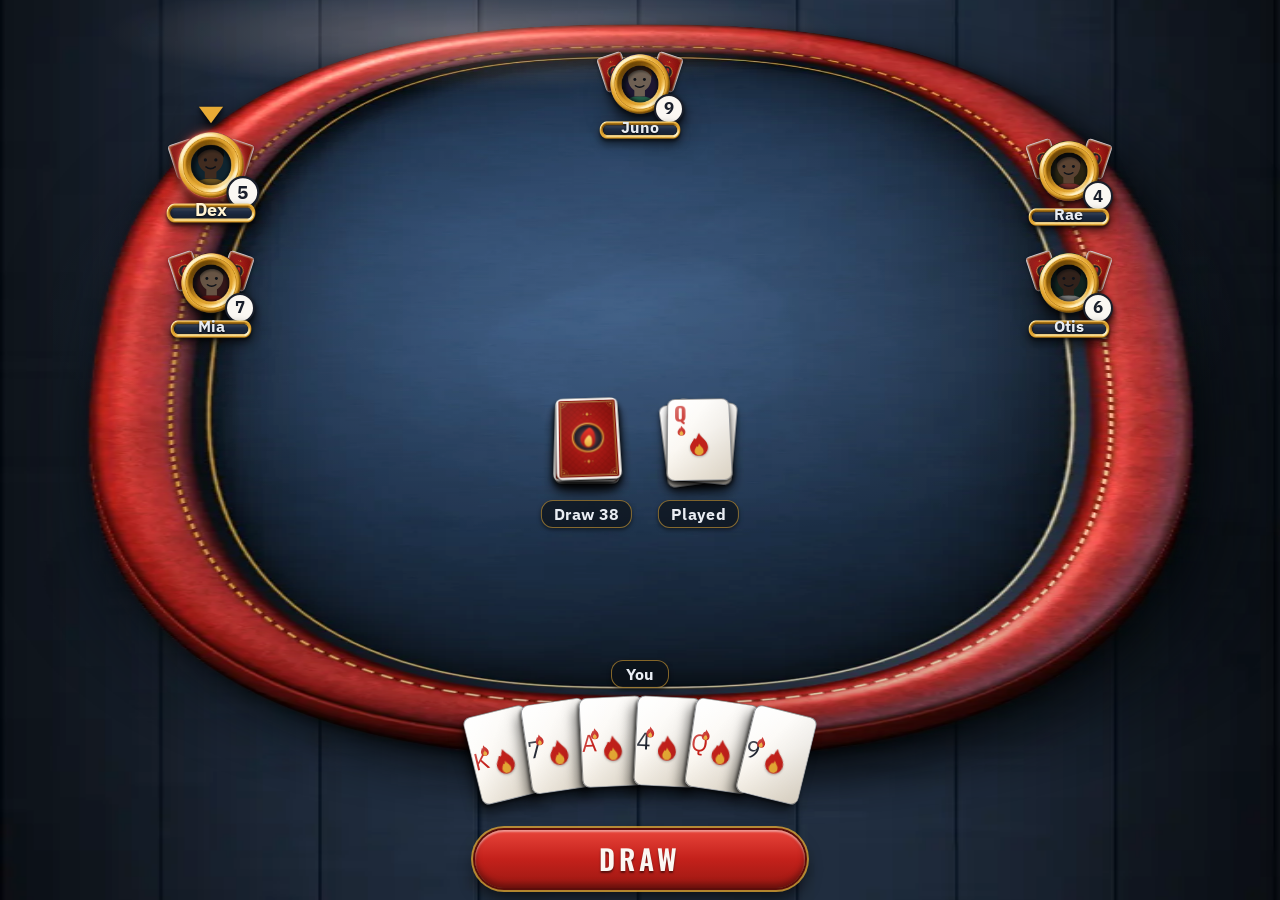
<file: docs/preview/poker-table/index.html>
<!doctype html>
<html lang="en">
<head>
<meta name="robots" content="noindex,nofollow">
<meta charset="utf-8">
<meta name="viewport" content="width=device-width, initial-scale=1, viewport-fit=cover">
<title>Red Ass - phone poker-style table, 3D (TEST)</title>
<link rel="icon" href="data:,">
<link rel="preconnect" href="https://fonts.googleapis.com">
<link rel="preconnect" href="https://fonts.gstatic.com" crossorigin>
<link href="https://fonts.googleapis.com/css2?family=IBM+Plex+Sans:wght@400;500;600;700&family=Oswald:wght@500;600&display=swap" rel="stylesheet">
<style>
/* Red Ass brand palette (project/BRAND-KIT.md): table blue #17202B, glow #1E2A38, lamp #22324A,
   cream #FBF8F3, ink #1A1F2B, burn red #C4211B, gold #E8AB35, ember #FF5A4F, text #E9EDF3, muted #A3AFC0.
   Art (Social, branch social/table-3d-art): every .webp is loaded by RELATIVE path, so keep the files
   beside this page. If one is missing the page still works with plain CSS fallbacks. */
:root{
  --blue:#17202b; --glow:#1e2a38; --lamp:#22324a;
  --cream:#fbf8f3; --ink:#1a1f2b; --red:#c4211b; --red-hover:#a01a15; --ember:#ff5a4f;
  --gold:#e8ab35; --text:#e9edf3; --smoke:#a3afc0;
  --font-display:'Oswald','Arial Narrow',Arial,sans-serif;
  --font-body:'IBM Plex Sans',system-ui,-apple-system,'Segoe UI',Roboto,Arial,sans-serif;
  --draw-zone:104px;            /* space under the felt for the DRAW button */
  --cw:64px; --ch:90px;         /* hand card size (5:7) */
}
*{box-sizing:border-box;margin:0;padding:0}
html,body{height:100%; overflow:hidden; max-width:100%}
body{
  font-family:var(--font-body); color:var(--text); overflow:hidden; height:100dvh;
  background:#0c1118 url(soc-room-backdrop.webp) center/cover no-repeat;
  display:flex; flex-direction:column;
  padding:env(safe-area-inset-top) 0 env(safe-area-inset-bottom);
  -webkit-tap-highlight-color:transparent; user-select:none; -webkit-user-select:none;
}
.stage{position:relative; flex:1 1 auto; min-height:0; overflow-x:clip; overflow-y:visible}

/* ---------- TABLE (Social's art, stretched to the stage) ---------- */
.tbl{
  position:absolute; left:-4%; right:-4%; top:-6%; bottom:-8%;
  background:url(soc-table-top.webp) center/100% 100% no-repeat;
}
/* rail lighting: a warm lamp glint on the upper rail and a cool wash on the felt */
.tbl::before{
  content:""; position:absolute; inset:0; pointer-events:none; mix-blend-mode:screen;
  background:
    radial-gradient(38% 9% at 38% 9%, rgba(255,214,190,.30), rgba(255,214,190,0) 70%),
    radial-gradient(60% 34% at 50% 40%, rgba(130,170,230,.20), rgba(130,170,230,0) 72%);
}
.tbl::after{ /* soft darkening toward the near rail so the lower felt reads as nearer and shaded */
  content:""; position:absolute; inset:0; pointer-events:none;
  background:linear-gradient(180deg, rgba(0,0,0,0) 62%, rgba(0,0,0,.28) 100%);
  -webkit-mask:url(soc-table-top.webp) center/100% 100% no-repeat; mask:url(soc-table-top.webp) center/100% 100% no-repeat;
}

/* ---------- PILES on a tilted plane ---------- */
.piles{position:absolute; left:50%; top:58%; transform:translate(-50%,-50%); z-index:3; display:flex; gap:26px; align-items:flex-start}
.pile{display:flex; flex-direction:column; align-items:center; gap:14px}
.plane{perspective:520px}
.stack{position:relative; width:64px; height:90px; transform:rotateX(24deg); transform-style:preserve-3d}
.stack::before{ /* contact shadow on the felt */
  content:""; position:absolute; left:-6px; right:-10px; top:10px; bottom:-12px; border-radius:50%/40%;
  background:radial-gradient(closest-side, rgba(0,0,0,.6), rgba(0,0,0,0)); filter:blur(3px); transform:translateZ(-1px);
}
.card{
  position:absolute; width:64px; height:90px; border-radius:8px;
  box-shadow:0 1px 1px rgba(0,0,0,.55), 0 3px 5px rgba(0,0,0,.45), 0 9px 14px -3px rgba(0,0,0,.55);
}
.card.back{background:url(soc-card-back.webp) center/100% 100% no-repeat; box-shadow:0 1px 1px rgba(0,0,0,.6), 0 4px 6px rgba(0,0,0,.45), 0 10px 14px -3px rgba(0,0,0,.55)}
.face{
  background:linear-gradient(150deg,#ffffff 0%, var(--cream) 48%, #ece3d3 100%);
  border:1px solid rgba(26,31,43,.45); color:var(--ink);
}
.face::after{content:""; position:absolute; inset:0; border-radius:inherit; pointer-events:none;
  background:linear-gradient(120deg, rgba(255,255,255,.55) 0%, rgba(255,255,255,0) 35%, rgba(0,0,0,.08) 100%)}
.face .rk{position:absolute; left:6px; top:4px; font:600 22px/1 var(--font-display); color:var(--red); text-shadow:none}
.face.ink .rk{color:var(--ink)}
.card .mf{position:absolute; left:7px; top:29px; width:13px; height:13px; opacity:.95}
.card .fl{position:absolute; left:50%; top:58%; width:48%; height:auto; transform:translate(-50%,-50%); filter:drop-shadow(0 1px 1px rgba(0,0,0,.3))}
.lbl{
  font:700 16px/1 var(--font-body); color:var(--text); letter-spacing:.02em; white-space:nowrap;
  padding:5px 12px; border-radius:12px; background:rgba(12,17,24,.72);
  border:1px solid rgba(232,171,53,.55); box-shadow:0 2px 4px rgba(0,0,0,.5);
}

/* ---------- SEATS ---------- */
.seat{position:absolute; width:96px; transform:translate(-50%,-50%); display:flex; flex-direction:column; align-items:center; z-index:4}
.fan{position:absolute; top:6px; left:50%; width:0; height:0}
.fan i{position:absolute; width:26px; height:36px; background:url(soc-card-back.webp) center/100% 100% no-repeat; border-radius:4px;
  box-shadow:0 2px 4px rgba(0,0,0,.6); left:-13px; top:0}
.fan i:nth-child(1){transform:translate(-26px,2px) rotate(-18deg)}
.fan i:nth-child(2){transform:translate(26px,2px) rotate(18deg)}
.badge{position:relative; width:76px; height:76px; transition:transform .25s ease, filter .25s;
  filter:drop-shadow(0 6px 5px rgba(0,0,0,.55)) drop-shadow(0 12px 12px rgba(0,0,0,.35))}
.badge .pic{position:absolute; inset:11%; border-radius:50%; overflow:hidden; background:var(--glow); box-shadow:inset 0 4px 8px rgba(0,0,0,.65)}
.badge .pic svg{display:block; width:100%; height:100%}
.badge .frame{position:absolute; inset:0; width:100%; height:100%; background:url(soc-seat-frame.webp) center/100% 100% no-repeat}
.cnt{
  position:absolute; right:-6px; bottom:-2px; min-width:30px; height:30px; padding:0 6px; z-index:2;
  display:grid; place-items:center; border-radius:15px;
  background:var(--cream); color:var(--ink); border:2px solid var(--ink);
  font:700 17px/1 var(--font-body); box-shadow:0 2px 4px rgba(0,0,0,.6);
}
.plate{
  position:relative; margin-top:-8px; width:96px; height:32px; padding-bottom:6px; display:grid; place-items:center; z-index:1;
  background:url(soc-seat-nameplate.webp) center/100% 100% no-repeat;
  font:700 16px/1 var(--font-body); color:var(--text); white-space:nowrap;
  text-shadow:0 1px 2px rgba(0,0,0,.9);
  filter:drop-shadow(0 4px 4px rgba(0,0,0,.55));
  transition:transform .25s ease;
}
/* whose turn: ember-glow frame, lifted + larger plate, and a pointer shape (not colour alone) */
.mark{display:none; position:absolute; top:-15px; left:50%; width:0; height:0; margin-left:-11px; z-index:3;
  border-left:11px solid transparent; border-right:11px solid transparent; border-top:15px solid var(--gold);
  filter:drop-shadow(0 0 0 var(--ink)) drop-shadow(0 2px 2px rgba(0,0,0,.7)); animation:bob 1.6s ease-in-out infinite}
.seat.turn .mark{display:block}
.seat.turn .badge{transform:translateY(-6px) scale(1.1)}
.seat.turn .badge .frame{background-image:url(soc-seat-frame-active.webp)}
.seat.turn .plate{transform:translateY(-4px) scale(1.1); color:#fff3d2}
@keyframes bob{50%{transform:translateY(4px)}}
@media (prefers-reduced-motion:reduce){.mark{animation:none}}
.vh{position:absolute; width:1px; height:1px; overflow:hidden; clip:rect(0 0 0 0); white-space:nowrap}

/* piles sit lower with many seats, nearer the middle with few */
.n4 .piles{top:52%}
.n3 .piles{top:50%}
.n2 .piles{top:50%}
@media (max-height:800px){
  .seat{transform:translate(-50%,-50%) scale(.86)}
  .slot-LU,.slot-RU{top:21%}
  .slot-LL,.slot-RL{top:37%}
  .piles{top:60%}
  .n4 .piles{top:54%}.n3 .piles{top:52%}.n2 .piles{top:50%}
}
/* seat slots (centres, % of stage) */
.slot-T {left:50%; top:12%}
.slot-LU{left:16.5%; top:23%}  .slot-RU{left:83.5%; top:23%}
.slot-LL{left:16.5%; top:37%}  .slot-RL{left:83.5%; top:37%}

/* ---------- HAND (over the lower felt) ---------- */
.hand{position:absolute; left:0; right:0; bottom:10px; height:calc(var(--ch) + 40px); z-index:5; perspective:700px; pointer-events:none}
.hand .you{
  position:absolute; left:50%; bottom:calc(var(--ch) + 8px); transform:translateX(-50%);
  font:700 16px/1 var(--font-body); color:var(--text); padding:5px 14px; border-radius:12px;
  background:rgba(12,17,24,.72); border:1px solid rgba(232,171,53,.55); box-shadow:0 2px 4px rgba(0,0,0,.5); white-space:nowrap;
}
.hand button.card{
  all:unset; box-sizing:border-box; position:absolute; bottom:0; left:50%; pointer-events:auto;
  width:var(--cw); height:var(--ch); border-radius:8px; cursor:pointer;
  transform-origin:50% 150%;
  transform:translateX(calc(-50% + var(--x))) translateY(var(--y)) rotate(var(--r));
  transition:transform .2s cubic-bezier(.2,.8,.3,1), box-shadow .2s;
  box-shadow:-2px 2px 3px rgba(0,0,0,.5), -5px 9px 12px rgba(0,0,0,.5);
  background:linear-gradient(150deg,#ffffff 0%, var(--cream) 48%, #ece3d3 100%);
  border:1px solid rgba(26,31,43,.45);
  color:var(--ink);
}
.hand button.card::after{content:""; position:absolute; inset:0; border-radius:inherit; pointer-events:none;
  background:linear-gradient(120deg, rgba(255,255,255,.55) 0%, rgba(255,255,255,0) 35%, rgba(0,0,0,.1) 100%)}
.hand button.card .rk{font-size:24px}
.hand button.card.up{
  z-index:50 !important;
  transform:translateX(calc(-50% + var(--x))) translateY(calc(var(--y) - 34px)) rotate(0deg) rotateX(-12deg) rotateY(-9deg) scale(1.16);
  box-shadow:-6px 14px 10px rgba(0,0,0,.4), -12px 30px 24px rgba(0,0,0,.45), 0 0 0 2px rgba(232,171,53,.9);
}
.hand button.card:focus-visible{outline:3px solid var(--gold); outline-offset:2px}

/* ---------- DRAW ---------- */
.drawzone{flex:0 0 auto; height:var(--draw-zone); padding:34px 0 14px; display:flex; justify-content:center; position:relative; z-index:6}
.draw{
  appearance:none; border:0; cursor:pointer; width:min(84%,330px); height:58px; border-radius:30px;
  font:600 28px/1 var(--font-display); letter-spacing:.14em; text-transform:uppercase; color:var(--cream);
  background:linear-gradient(#e8443a 0%, var(--red) 50%, #9a1812 100%);
  box-shadow:0 0 0 2px #5c0d0a, 0 0 0 4px rgba(232,171,53,.75), 0 10px 16px rgba(0,0,0,.65), inset 0 2px 2px rgba(255,255,255,.45), inset 0 -4px 6px rgba(0,0,0,.35);
  text-shadow:0 2px 2px rgba(0,0,0,.5);
}
.draw:active{transform:translateY(3px); background:linear-gradient(#c4211b,var(--red-hover)); box-shadow:0 0 0 2px #5c0d0a, 0 0 0 4px rgba(232,171,53,.75), 0 4px 8px rgba(0,0,0,.6), inset 0 3px 6px rgba(0,0,0,.4)}
.draw:focus-visible{outline:3px solid var(--text); outline-offset:4px}
</style>
</head>
<body>
<div class="stage" id="stage">
  <div class="tbl" id="tbl"></div>
  <div class="piles" id="piles"></div>
  <div id="seats"></div>
  <div class="hand" id="hand"></div>
</div>
<div class="drawzone"><button class="draw" id="draw" type="button">Draw</button></div>

<script>
/* ===== Fake sample data only. No real player data. =====
   ?players=2..6 (including you)  ?turn=0..4 (which opponent has the turn) */
var params = new URLSearchParams(location.search);
var PLAYERS = Math.max(2, Math.min(6, parseInt(params.get('players') || '6', 10) || 6));
var TURN = parseInt(params.get('turn') || '1', 10) || 0;
var OPPONENTS = [
  {name:'Mia',  n:7, skin:'#e2b48c', hair:'#3a2418', bg:'#6b2a2a', top:'#c4211b'},
  {name:'Dex',  n:5, skin:'#8d5a3b', hair:'#15110e', bg:'#1f4a5e', top:'#e8ab35'},
  {name:'Juno', n:9, skin:'#f1cfae', hair:'#b4531c', bg:'#3d2c63', top:'#4cc790'},
  {name:'Rae',  n:4, skin:'#c58c63', hair:'#2a1a12', bg:'#5a4a1c', top:'#ff5a4f'},
  {name:'Otis', n:6, skin:'#6b4430', hair:'#0f0c0a', bg:'#234a3a', top:'#fbf8f3'}
];
var SLOTS = {1:['T'], 2:['LU','RU'], 3:['LU','T','RU'], 4:['LL','LU','RU','RL'], 5:['LL','LU','T','RU','RL']};
var HAND = ['K','7','A','4','Q','9'];

function avatar(o){
  return '<svg viewBox="0 0 56 56" aria-hidden="true"><rect width="56" height="56" fill="'+o.bg+'"/>'
   +'<circle cx="28" cy="70" r="30" fill="'+o.top+'"/>'
   +'<rect x="23" y="30" width="10" height="10" fill="'+o.skin+'"/>'
   +'<ellipse cx="28" cy="23" rx="11" ry="12.5" fill="'+o.skin+'"/>'
   +'<path d="M16.5 22c-1-9 6-14 12-14s12 5 11 14c-3-5-6-7-11-7s-9 2-12 7z" fill="'+o.hair+'"/>'
   +'<circle cx="23.5" cy="24" r="1.4" fill="#1a1f2b"/><circle cx="32.5" cy="24" r="1.4" fill="#1a1f2b"/>'
   +'<path d="M24 30q4 3 8 0" stroke="#1a1f2b" stroke-width="1.4" fill="none" stroke-linecap="round"/></svg>';
}
function flame(cls){return '<svg class="'+cls+'" viewBox="0 0 24 24" aria-hidden="true"><path d="M12 1.5c1.5 4.6 7.2 6.6 7.2 13a7.2 7.2 0 0 1-14.4 0c0-3.6 2.4-5 3.2-8.2 1.4 1.2 2 .6 2.5-1.2.5-1.2.9-2.4 1.5-3.6z" fill="#c4211b"/><path d="M12 11c.9 2.6 3.6 3.6 3.6 6.6a3.6 3.6 0 0 1-7.2 0c0-1.8 1.2-2.6 1.6-4.2.7.7 1.4.3 1.6-.8z" fill="#e8ab35"/></svg>';}

function seat(o, slot, turn){
  return '<div class="seat slot-'+slot+(turn?' turn':'')+'" data-seat="'+o.name+'"'+(turn?' aria-current="true"':'')+'>'
   +'<div class="fan" aria-hidden="true"><i></i><i></i></div>'
   +'<div class="badge"><span class="mark" aria-hidden="true"></span><div class="pic">'+avatar(o)+'</div><div class="frame"></div>'
   +'<span class="cnt" aria-label="'+o.n+' cards">'+o.n+'</span></div>'
   +'<div class="plate">'+o.name+(turn?'<span class="vh"> is taking a turn</span>':'')+'</div></div>';
}
(function build(){
  var others = PLAYERS-1, slots = SLOTS[others], html='';
  document.getElementById('stage').className = 'stage n'+PLAYERS;
  for (var i=0;i<others;i++){ html += seat(OPPONENTS[i], slots[i], i===(TURN % others)); }
  document.getElementById('seats').innerHTML = html;

  document.getElementById('piles').innerHTML =
    '<div class="pile"><div class="plane"><div class="stack" role="img" aria-label="Draw pile, 38 cards">'
     +'<div class="card back" style="left:0;top:0"></div><div class="card back" style="left:-1px;top:-2px"></div><div class="card back" style="left:1px;top:-4px;transform:rotate(-2deg)"></div></div></div><div class="lbl">Draw 38</div></div>'
    +'<div class="pile"><div class="plane"><div class="stack" role="img" aria-label="Played pile, top card queen">'
     +'<div class="card face" style="left:-4px;top:1px;transform:rotate(-8deg)"><span class="rk">9</span></div>'
     +'<div class="card face ink" style="left:4px;top:-1px;transform:rotate(6deg)"><span class="rk">4</span></div>'
     +'<div class="card face" style="left:0;top:-3px;transform:rotate(-1deg)"><span class="rk">Q</span>'+flame('mf')+flame('fl')+'</div></div></div><div class="lbl">Played</div></div>';

  var h = document.getElementById('hand'), n = HAND.length, out='<div class="you">You</div>', mid=(n-1)/2;
  var step = Math.min(46, (window.innerWidth - 110) / (n-1));
  for (var j=0;j<n;j++){
    var d=j-mid;
    out += '<button type="button" class="card" aria-label="Card '+HAND[j]+'" aria-pressed="false"'
         + ' style="--x:'+(d*step).toFixed(1)+'px;--y:'+(d*d*1.8).toFixed(1)+'px;--r:'+(d*5.5).toFixed(1)+'deg;z-index:'+(j+1)+'">'
         + '<span class="rk" style="color:'+(j%2?'#1a1f2b':'#c4211b')+'">'+HAND[j]+'</span>'+flame('mf')+flame('fl')+'</button>';
  }
  h.innerHTML = out;
  h.addEventListener('click', function(e){
    var b = e.target.closest('button.card'); if(!b) return;
    var was = b.classList.contains('up');
    [].forEach.call(h.querySelectorAll('button.card.up'), function(x){x.classList.remove('up'); x.setAttribute('aria-pressed','false');});
    if(!was){ b.classList.add('up'); b.setAttribute('aria-pressed','true'); }
  });
})();
</script>
</body>
</html>
</file>
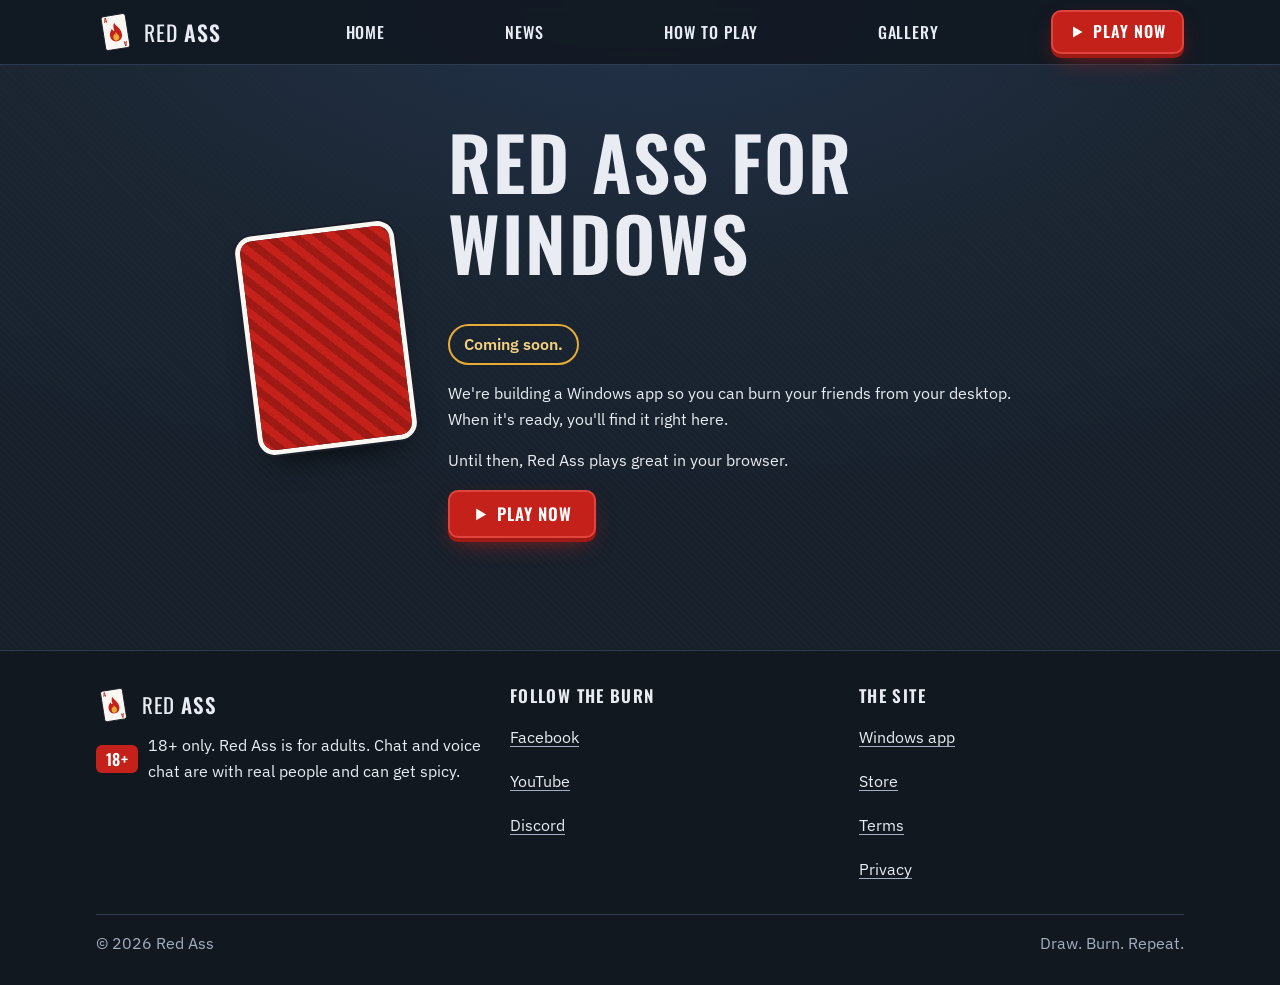
<file: docs/app.html>
<!doctype html>
<html lang="en">
<head>
<meta charset="utf-8">
<meta name="viewport" content="width=device-width, initial-scale=1">
<title>Windows App | Red Ass</title>
<meta name="description" content="A Red Ass app for Windows is on the way. Until then, play in your browser.">
<meta name="theme-color" content="#17202b">
<meta property="og:title" content="Windows App | Red Ass">
<meta property="og:description" content="A Red Ass app for Windows is on the way. Until then, play in your browser.">
<meta property="og:image" content="https://news.redass.net/img/og.png">
<meta property="og:type" content="website">
<meta name="twitter:card" content="summary_large_image">
<link rel="icon" href="favicon.svg" type="image/svg+xml">
<link rel="icon" href="favicon-48.png" sizes="48x48" type="image/png">
<link rel="apple-touch-icon" href="apple-touch-icon.png">
<link rel="preconnect" href="https://fonts.googleapis.com">
<link rel="preconnect" href="https://fonts.gstatic.com" crossorigin>
<link rel="stylesheet" href="https://fonts.googleapis.com/css2?family=IBM+Plex+Sans:wght@400;500;600&family=Oswald:wght@400;500;600&display=swap">
<link rel="stylesheet" href="css/style.css">
</head>
<body>
<a class="skip" href="#main">Skip to content</a>
<header class="site-header">
  <div class="wrap bar">
    <a class="brand" href="index.html" aria-label="Red Ass home"><img src="img/logo-small.svg" alt="" width="40" height="40"><span class="wordmark">Red <b>Ass</b></span></a>
    <button class="menu-btn" type="button" aria-controls="site-nav" aria-expanded="false" data-open-label="Menu" data-close-label="Close"><svg viewBox="0 0 24 24" aria-hidden="true" focusable="false"><path fill="none" stroke="currentColor" stroke-width="2.2" stroke-linecap="round" d="M4 7h16M4 12h16M4 17h16"/></svg><span class="sr-only">Menu</span></button>
    <nav class="nav" id="site-nav" aria-label="Main">
      <ul>
        <li><a href="index.html">Home</a></li>
        <li><a href="news.html">News</a></li>
        <li><a href="how-to-play.html">How to Play</a></li>
        <li><a href="gallery.html">Gallery</a></li>
      </ul>
    </nav>
    <a class="btn btn-play" href="https://play.redass.net" data-play target="_blank" rel="noopener"><svg viewBox="0 0 16 16" aria-hidden="true" focusable="false"><path fill="currentColor" d="M4 2.5v11l9.5-5.5z"/></svg><span>Play Now</span></a>
  </div>
</header>
<main id="main" tabindex="-1">
<section id="app-intro" class="section" aria-labelledby="app-intro-t">
  <div class="wrap soon-card">
    <div class="facedown" aria-hidden="true"></div>
    <div>
      <!-- COPY: app.md #app-intro -->
      <h1 id="app-intro-t">Red Ass for Windows</h1>
      <p class="callout">Coming soon.</p>
      <p>We're building a Windows app so you can burn your friends from your desktop. When it's ready, you'll find it right here.</p>
      <p>Until then, Red Ass plays great in your browser.</p>

      <p><a class="btn btn-play" href="https://play.redass.net" data-play target="_blank" rel="noopener"><svg viewBox="0 0 16 16" aria-hidden="true" focusable="false"><path fill="currentColor" d="M4 2.5v11l9.5-5.5z"/></svg><span>Play Now</span></a></p>
    </div>
  </div>
</section>
</main>
<footer class="site-footer">
  <div class="wrap">
    <div class="cols">
      <div>
        <p class="foot-brand"><img src="img/logo-small.svg" alt="" width="36" height="36"><span class="wordmark">Red <b>Ass</b></span></p>
        <!-- COPY: footer.md #age-note -->
        <p class="adult"><b>18+</b><span>18+ only. Red Ass is for adults. Chat and voice chat are with real people and can get spicy.</span></p>
      </div>
      <div>
        <!-- COPY: footer.md #footer -->
        <h2>Follow the burn</h2>
        <ul>
          <li><a data-social="FACEBOOK" href="https://www.facebook.com/redassgame" target="_blank" rel="noopener">Facebook</a></li>
          <li><a data-social="TIKTOK" href="https://www.tiktok.com/@ra.tiktok19" target="_blank" rel="noopener">TikTok</a></li>
          <li><a data-social="YOUTUBE" href="https://www.youtube.com/@RedAssGame" target="_blank" rel="noopener">YouTube</a></li>
          <li><span data-social="DISCORD" data-soon-text="Discord (coming soon)" data-label="Discord">Discord (coming soon)</span></li>
        </ul>
      </div>
      <div>
        <h2>The site</h2>
        <ul>
          <li><a href="app.html">Windows app</a></li>
          <li><a href="store.html">Store</a></li>
          <li><a href="https://play.redass.net/terms" target="_blank" rel="noopener">Terms</a></li>
          <li><a href="https://play.redass.net/privacy" target="_blank" rel="noopener">Privacy</a></li>
        </ul>
      </div>
    </div>
    <div class="copy">
      <p>&copy; 2026 Red Ass</p>
      <p>Draw. Burn. Repeat.</p>
    </div>
  </div>
</footer>
<script src="config.js"></script>
<script src="js/main.js"></script>
</body>
</html>
</file>
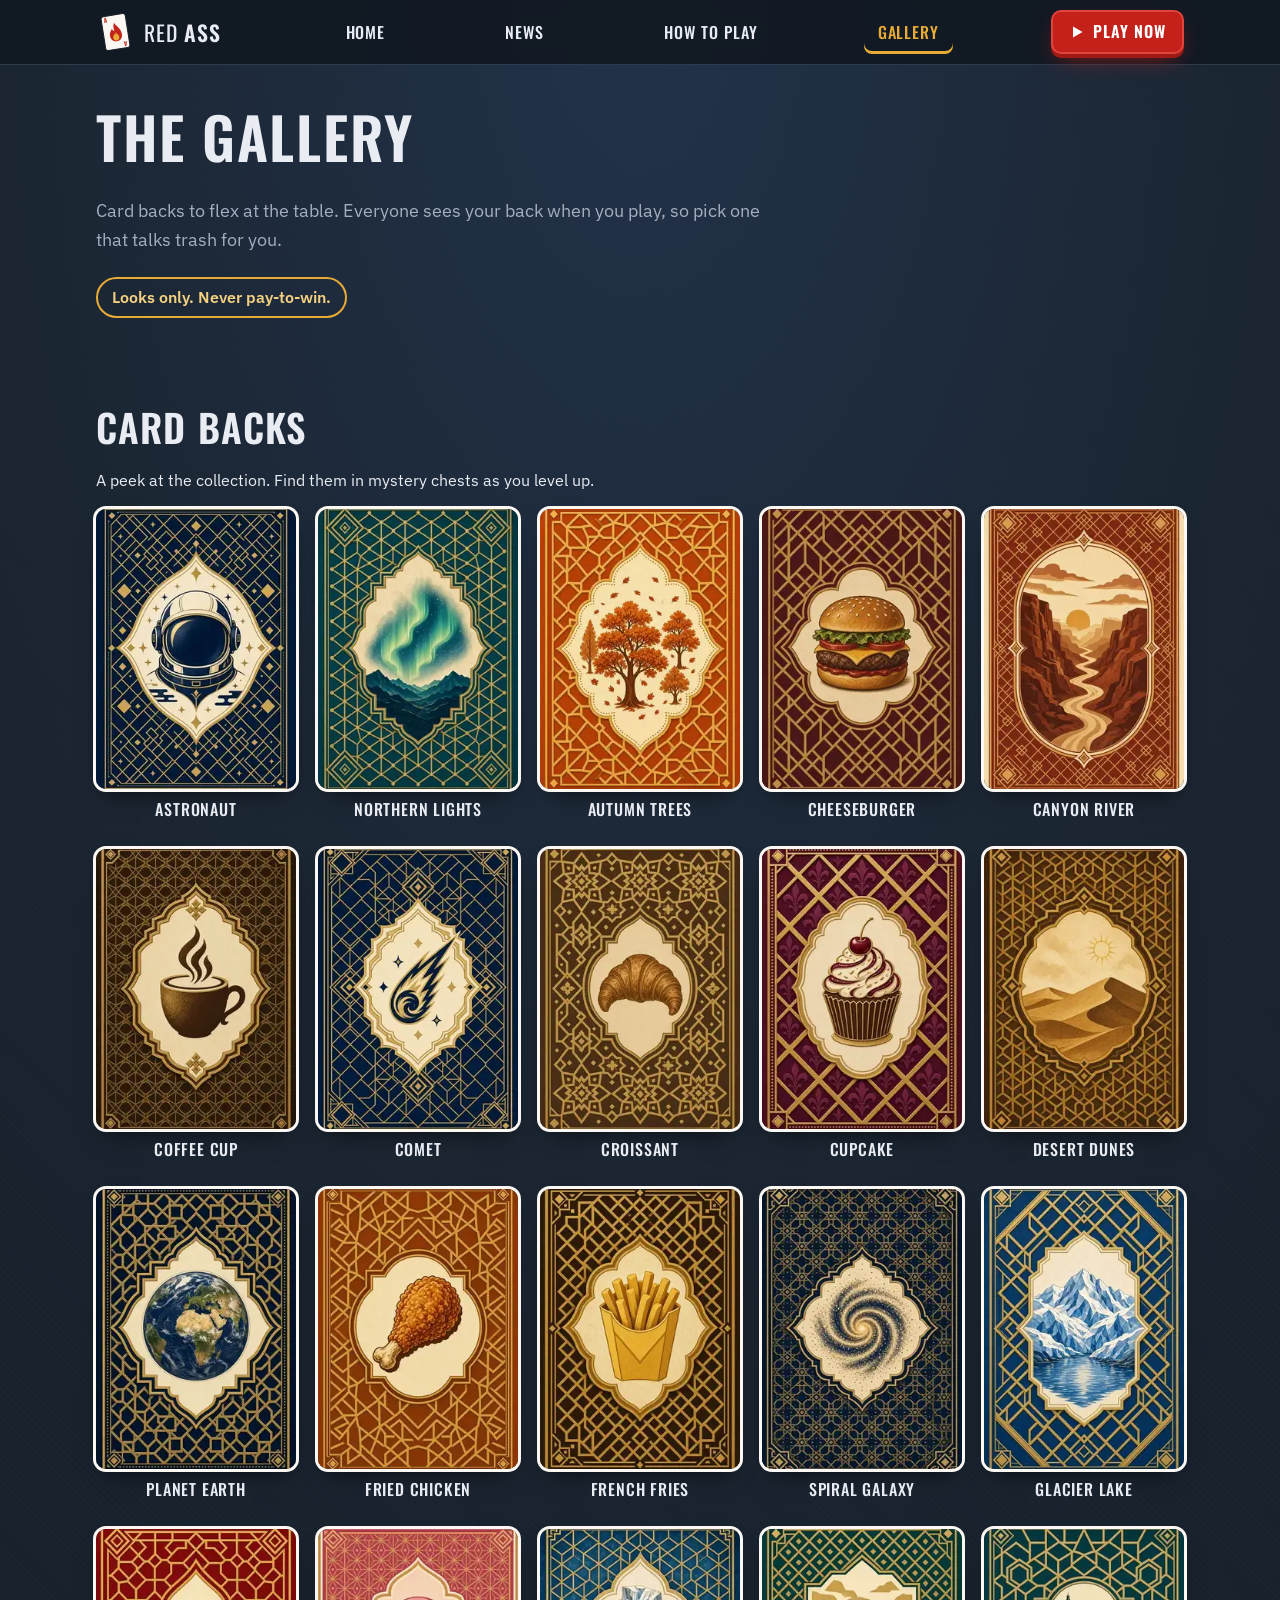
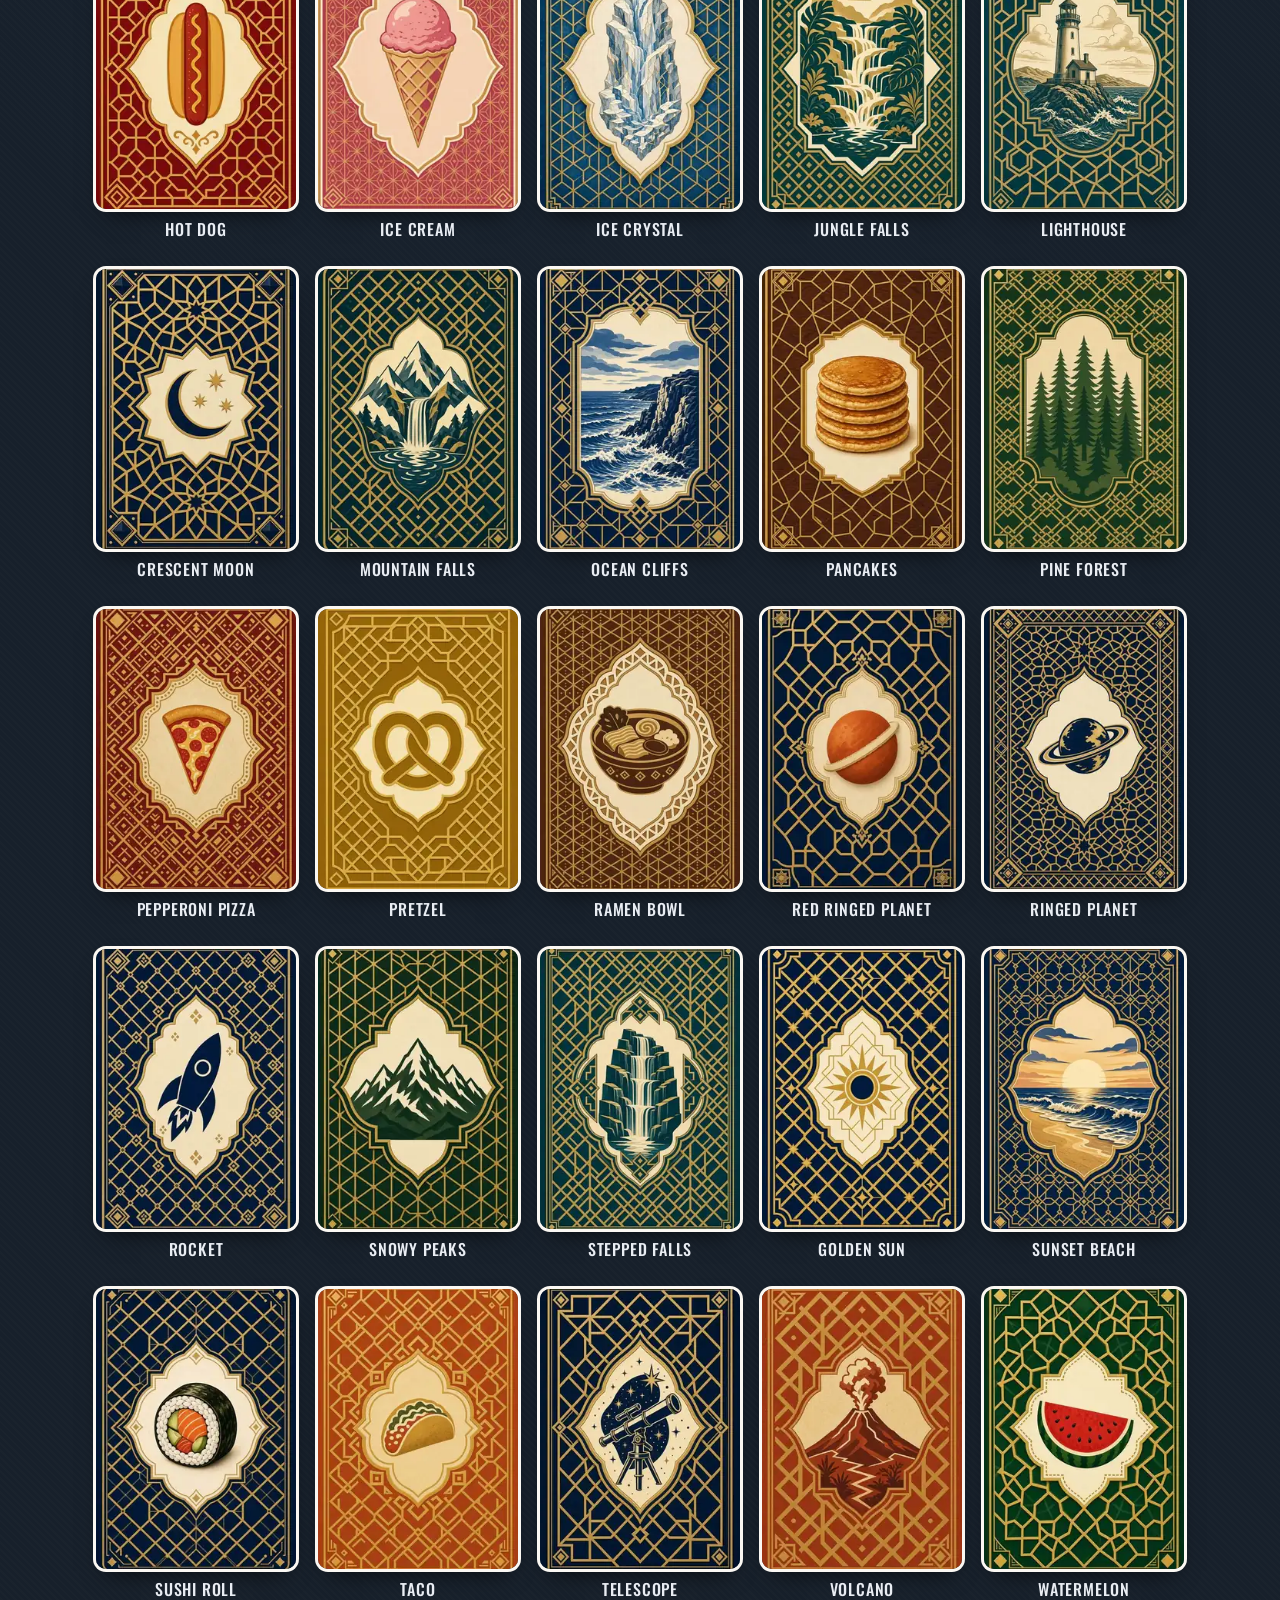
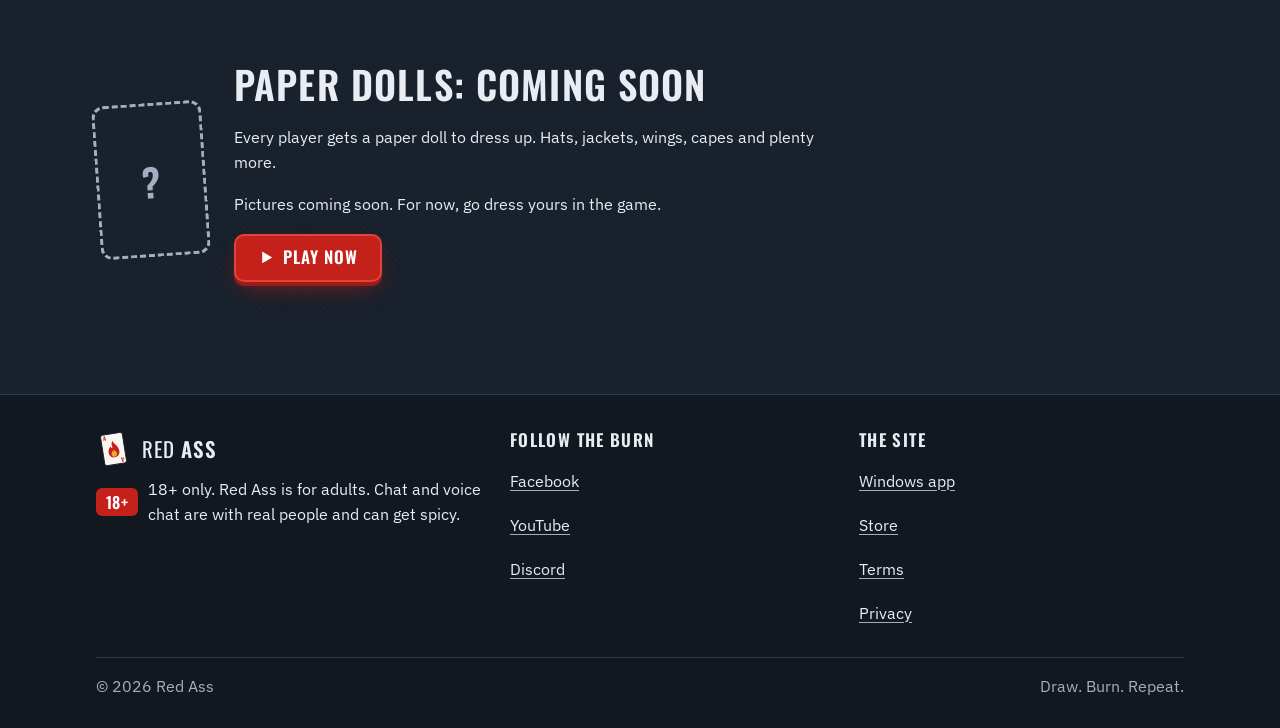
<file: docs/gallery.html>
<!doctype html>
<html lang="en">
<head>
<meta charset="utf-8">
<meta name="viewport" content="width=device-width, initial-scale=1">
<title>Gallery | Red Ass</title>
<meta name="description" content="Red Ass card backs: pizza, planets, waterfalls and more. Looks only, never pay-to-win.">
<meta name="theme-color" content="#17202b">
<meta property="og:title" content="Gallery | Red Ass">
<meta property="og:description" content="Red Ass card backs: pizza, planets, waterfalls and more. Looks only, never pay-to-win.">
<meta property="og:image" content="https://news.redass.net/img/og.png">
<meta property="og:type" content="website">
<meta name="twitter:card" content="summary_large_image">
<link rel="icon" href="favicon.svg" type="image/svg+xml">
<link rel="icon" href="favicon-48.png" sizes="48x48" type="image/png">
<link rel="apple-touch-icon" href="apple-touch-icon.png">
<link rel="preconnect" href="https://fonts.googleapis.com">
<link rel="preconnect" href="https://fonts.gstatic.com" crossorigin>
<link rel="stylesheet" href="https://fonts.googleapis.com/css2?family=IBM+Plex+Sans:wght@400;500;600&family=Oswald:wght@400;500;600&display=swap">
<link rel="stylesheet" href="css/style.css">
</head>
<body>
<a class="skip" href="#main">Skip to content</a>
<header class="site-header">
  <div class="wrap bar">
    <a class="brand" href="index.html" aria-label="Red Ass home"><img src="img/logo-small.svg" alt="" width="40" height="40"><span class="wordmark">Red <b>Ass</b></span></a>
    <button class="menu-btn" type="button" aria-controls="site-nav" aria-expanded="false" data-open-label="Menu" data-close-label="Close"><svg viewBox="0 0 24 24" aria-hidden="true" focusable="false"><path fill="none" stroke="currentColor" stroke-width="2.2" stroke-linecap="round" d="M4 7h16M4 12h16M4 17h16"/></svg><span class="sr-only">Menu</span></button>
    <nav class="nav" id="site-nav" aria-label="Main">
      <ul>
        <li><a href="index.html">Home</a></li>
        <li><a href="news.html">News</a></li>
        <li><a href="how-to-play.html">How to Play</a></li>
        <li><a href="gallery.html" aria-current="page">Gallery</a></li>
      </ul>
    </nav>
    <a class="btn btn-play" href="https://play.redass.net" data-play target="_blank" rel="noopener"><svg viewBox="0 0 16 16" aria-hidden="true" focusable="false"><path fill="currentColor" d="M4 2.5v11l9.5-5.5z"/></svg><span>Play Now</span></a>
  </div>
</header>
<main id="main" tabindex="-1">
<section id="gallery-intro" class="intro" aria-labelledby="gal-title">
  <div class="wrap">
    <!-- COPY: gallery.md #gallery-intro -->
    <h1 id="gal-title">The gallery</h1>
    <p class="lede">Card backs to flex at the table. Everyone sees your back when you play, so pick one that talks trash for you.</p>
    <p class="callout">Looks only. Never pay-to-win.</p>
  </div>
</section>
<section id="backs" class="section" aria-labelledby="backs-title">
  <div class="wrap">
    <!-- COPY: gallery.md #backs -->
    <h2 id="backs-title">Card backs</h2>
    <p>A peek at the collection. Find them in mystery chests as you level up.</p>
    <ul class="backs" data-backs aria-describedby="backs-title"></ul>
    <noscript><p>Turn on JavaScript to see the card backs.</p></noscript>
  </div>
</section>
<section id="dolls" class="section" aria-labelledby="dolls-title">
  <div class="wrap dolls">
    <div class="doll-ghost" aria-hidden="true">?</div>
    <div>
      <!-- COPY: gallery.md #dolls -->
      <h2 id="dolls-title">Paper dolls: coming soon</h2>
      <p>Every player gets a paper doll to dress up. Hats, jackets, wings, capes and plenty more.</p>
      <p>Pictures coming soon. For now, go dress yours in the game.</p>
      <p><a class="btn btn-play" href="https://play.redass.net" data-play target="_blank" rel="noopener"><svg viewBox="0 0 16 16" aria-hidden="true" focusable="false"><path fill="currentColor" d="M4 2.5v11l9.5-5.5z"/></svg><span>Play Now</span></a></p>
    </div>
  </div>
</section>
</main>
<footer class="site-footer">
  <div class="wrap">
    <div class="cols">
      <div>
        <p class="foot-brand"><img src="img/logo-small.svg" alt="" width="36" height="36"><span class="wordmark">Red <b>Ass</b></span></p>
        <!-- COPY: footer.md #age-note -->
        <p class="adult"><b>18+</b><span>18+ only. Red Ass is for adults. Chat and voice chat are with real people and can get spicy.</span></p>
      </div>
      <div>
        <!-- COPY: footer.md #footer -->
        <h2>Follow the burn</h2>
        <ul>
          <li><a data-social="FACEBOOK" href="https://www.facebook.com/redassgame" target="_blank" rel="noopener">Facebook</a></li>
          <li><a data-social="TIKTOK" href="https://www.tiktok.com/@ra.tiktok19" target="_blank" rel="noopener">TikTok</a></li>
          <li><a data-social="YOUTUBE" href="https://www.youtube.com/@RedAssGame" target="_blank" rel="noopener">YouTube</a></li>
          <li><span data-social="DISCORD" data-soon-text="Discord (coming soon)" data-label="Discord">Discord (coming soon)</span></li>
        </ul>
      </div>
      <div>
        <h2>The site</h2>
        <ul>
          <li><a href="app.html">Windows app</a></li>
          <li><a href="store.html">Store</a></li>
          <li><a href="https://play.redass.net/terms" target="_blank" rel="noopener">Terms</a></li>
          <li><a href="https://play.redass.net/privacy" target="_blank" rel="noopener">Privacy</a></li>
        </ul>
      </div>
    </div>
    <div class="copy">
      <p>&copy; 2026 Red Ass</p>
      <p>Draw. Burn. Repeat.</p>
    </div>
  </div>
</footer>
<script src="config.js"></script>
<script src="js/main.js"></script>
</body>
</html>
</file>
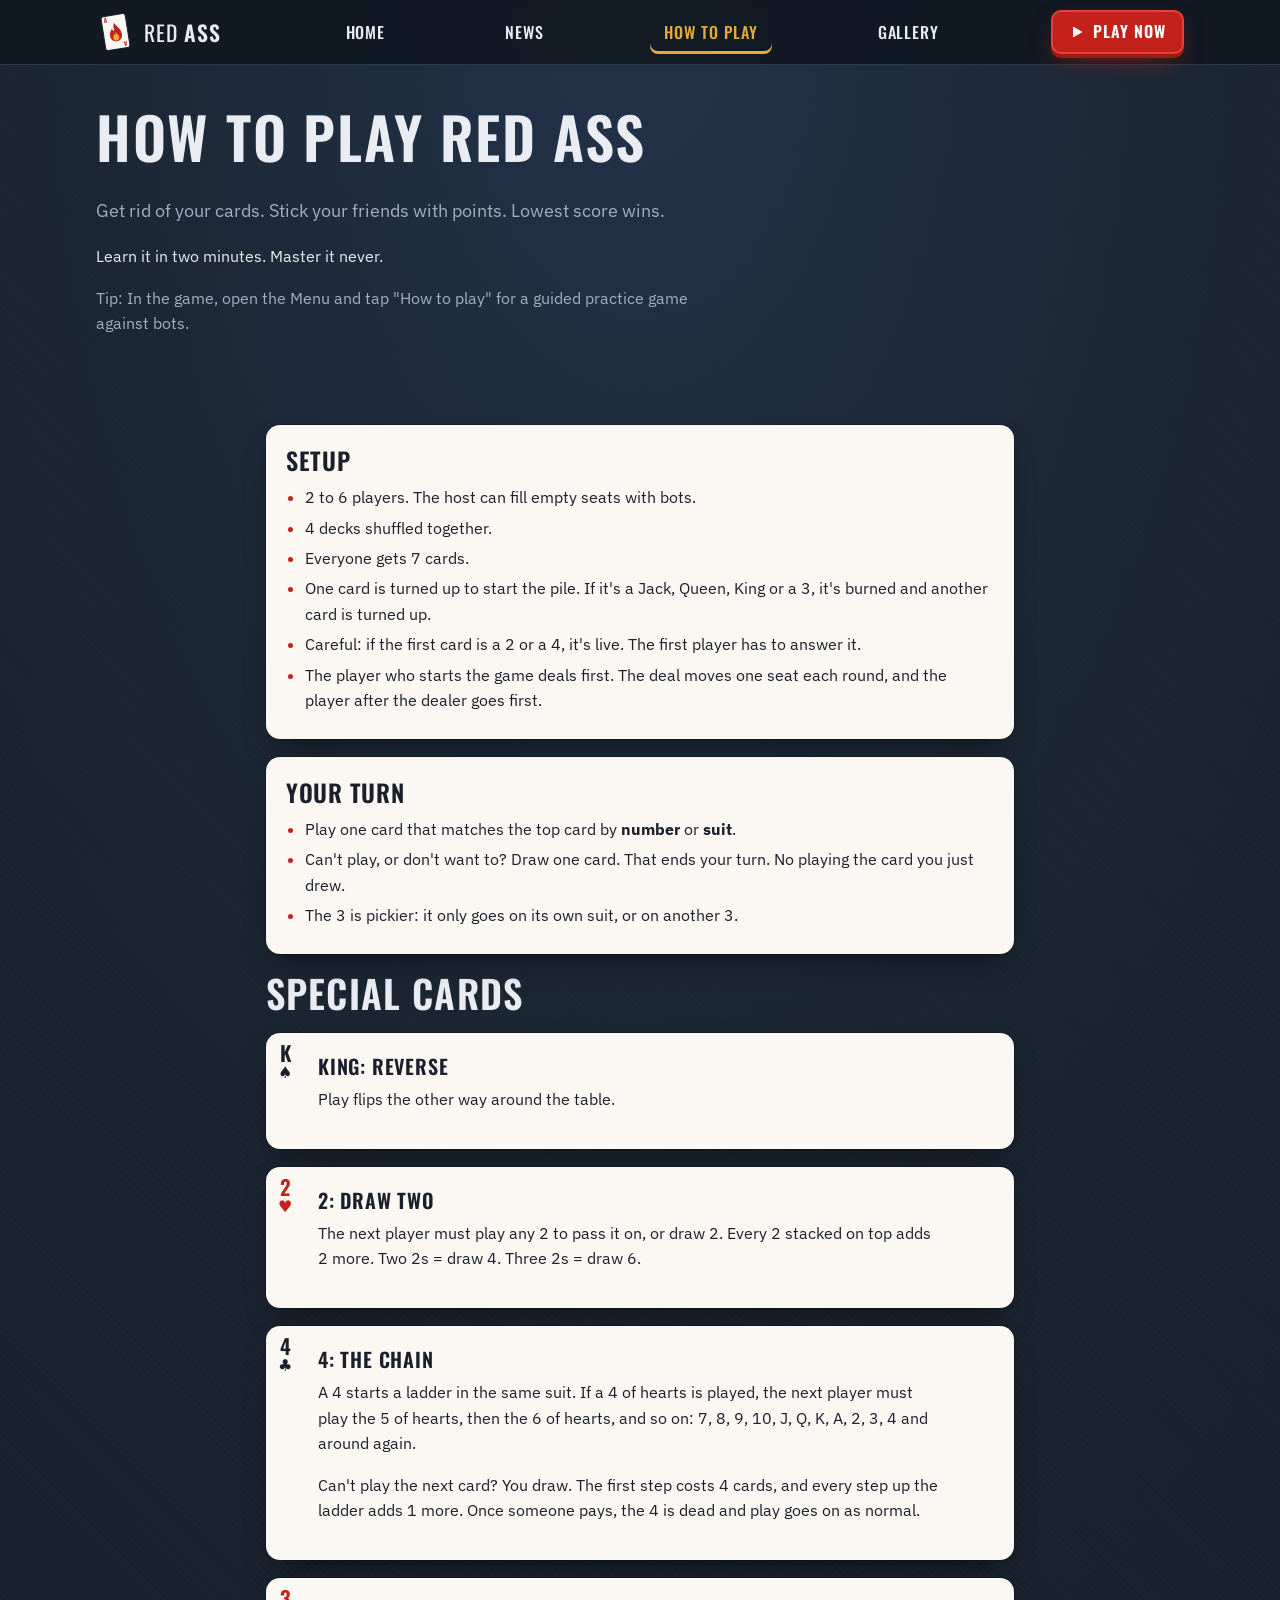
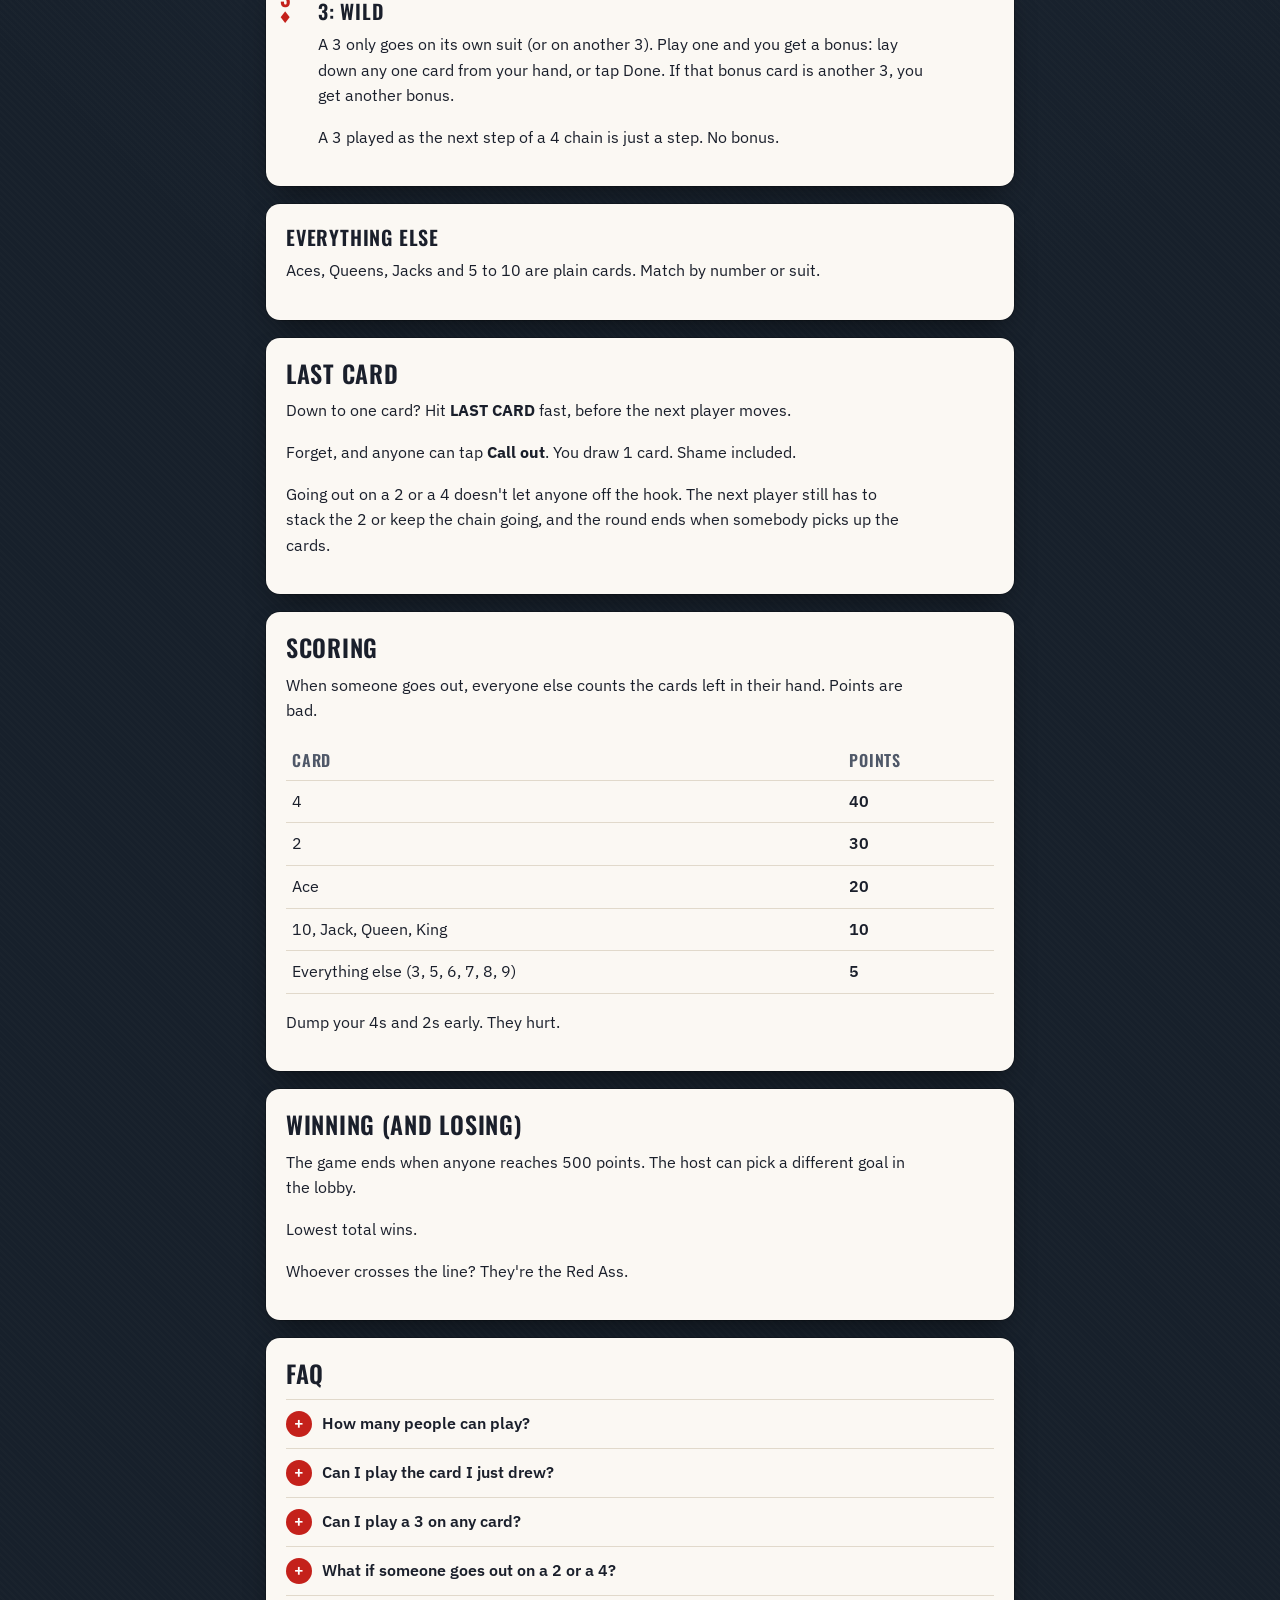
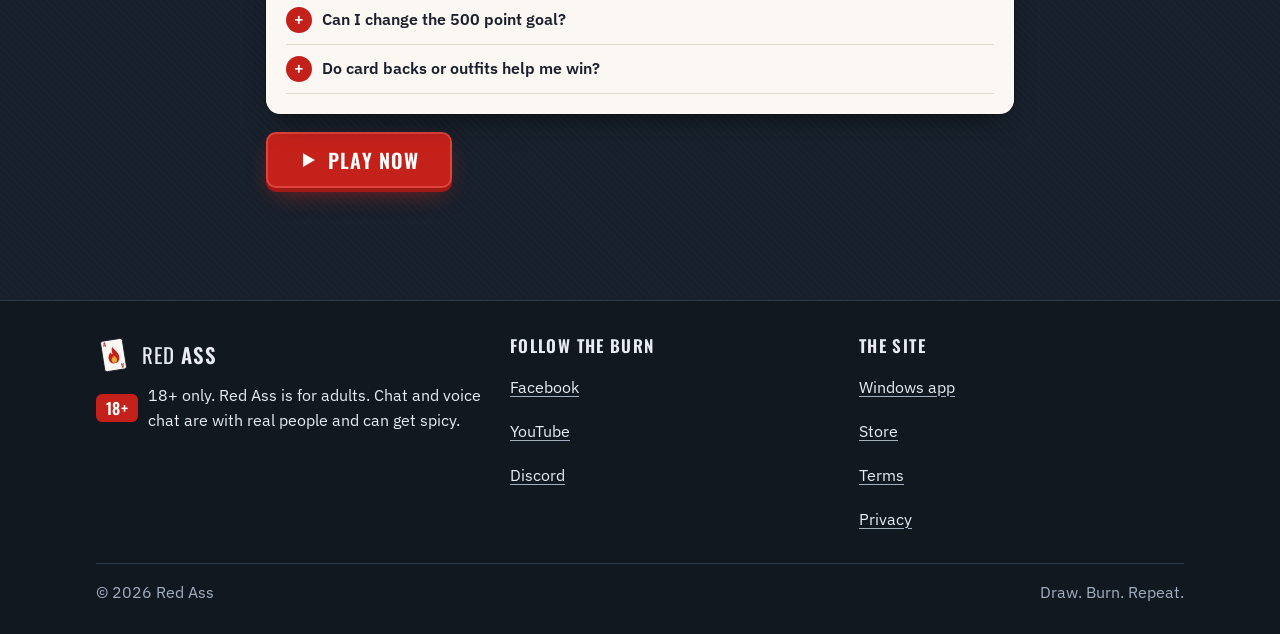
<file: docs/how-to-play.html>
<!doctype html>
<html lang="en">
<head>
<meta charset="utf-8">
<meta name="viewport" content="width=device-width, initial-scale=1">
<title>How to Play | Red Ass</title>
<meta name="description" content="How to play Red Ass: setup, special cards, Last Card, scoring and winning. Learn it in two minutes.">
<meta name="theme-color" content="#17202b">
<meta property="og:title" content="How to Play | Red Ass">
<meta property="og:description" content="How to play Red Ass: setup, special cards, Last Card, scoring and winning. Learn it in two minutes.">
<meta property="og:image" content="https://news.redass.net/img/og.png">
<meta property="og:type" content="website">
<meta name="twitter:card" content="summary_large_image">
<link rel="icon" href="favicon.svg" type="image/svg+xml">
<link rel="icon" href="favicon-48.png" sizes="48x48" type="image/png">
<link rel="apple-touch-icon" href="apple-touch-icon.png">
<link rel="preconnect" href="https://fonts.googleapis.com">
<link rel="preconnect" href="https://fonts.gstatic.com" crossorigin>
<link rel="stylesheet" href="https://fonts.googleapis.com/css2?family=IBM+Plex+Sans:wght@400;500;600&family=Oswald:wght@400;500;600&display=swap">
<link rel="stylesheet" href="css/style.css">
</head>
<body>
<a class="skip" href="#main">Skip to content</a>
<header class="site-header">
  <div class="wrap bar">
    <a class="brand" href="index.html" aria-label="Red Ass home"><img src="img/logo-small.svg" alt="" width="40" height="40"><span class="wordmark">Red <b>Ass</b></span></a>
    <button class="menu-btn" type="button" aria-controls="site-nav" aria-expanded="false" data-open-label="Menu" data-close-label="Close"><svg viewBox="0 0 24 24" aria-hidden="true" focusable="false"><path fill="none" stroke="currentColor" stroke-width="2.2" stroke-linecap="round" d="M4 7h16M4 12h16M4 17h16"/></svg><span class="sr-only">Menu</span></button>
    <nav class="nav" id="site-nav" aria-label="Main">
      <ul>
        <li><a href="index.html">Home</a></li>
        <li><a href="news.html">News</a></li>
        <li><a href="how-to-play.html" aria-current="page">How to Play</a></li>
        <li><a href="gallery.html">Gallery</a></li>
      </ul>
    </nav>
    <a class="btn btn-play" href="https://play.redass.net" data-play target="_blank" rel="noopener"><svg viewBox="0 0 16 16" aria-hidden="true" focusable="false"><path fill="currentColor" d="M4 2.5v11l9.5-5.5z"/></svg><span>Play Now</span></a>
  </div>
</header>
<main id="main" tabindex="-1">
<section id="htp-intro" class="intro" aria-labelledby="htp-title">
  <div class="wrap">
    <!-- COPY: how-to-play.md #htp-intro -->
    <h1 id="htp-title">How to play Red Ass</h1>
    <p class="lede">Get rid of your cards. Stick your friends with points. Lowest score wins.</p>
    <p>Learn it in two minutes. Master it never.</p>
    <p class="muted-tip">Tip: In the game, open the Menu and tap "How to play" for a guided practice game against bots.</p>
  </div>
</section>
<div class="section"><div class="wrap rules">
  <section id="setup" class="panel" aria-labelledby="setup-t">
    <!-- COPY: how-to-play.md #setup -->
    <h2 id="setup-t">Setup</h2>
    <ul>
      <li>2 to 6 players. The host can fill empty seats with bots.</li>
      <li>4 decks shuffled together.</li>
      <li>Everyone gets 7 cards.</li>
      <li>One card is turned up to start the pile. If it's a Jack, Queen, King or a 3, it's burned and another card is turned up.</li>
      <li>Careful: if the first card is a 2 or a 4, it's live. The first player has to answer it.</li>
      <li>The player who starts the game deals first. The deal moves one seat each round, and the player after the dealer goes first.</li>
    </ul>
  </section>
  <section id="turn" class="panel" aria-labelledby="turn-t">
    <!-- COPY: how-to-play.md #turn -->
    <h2 id="turn-t">Your turn</h2>
    <ul>
      <li>Play one card that matches the top card by <strong>number</strong> or <strong>suit</strong>.</li>
      <li>Can't play, or don't want to? Draw one card. That ends your turn. No playing the card you just drew.</li>
      <li>The 3 is pickier: it only goes on its own suit, or on another 3.</li>
    </ul>
  </section>
  <section id="special-cards" aria-labelledby="special-cards-t">
    <!-- COPY: how-to-play.md #special-cards -->
    <h2 id="special-cards-t">Special cards</h2>
    <div class="rules">
      <div class="panel has-pip"><span class="pip black" aria-hidden="true">K<small>&spades;</small></span><h3>King: reverse</h3><p>Play flips the other way around the table.</p></div>
      <div class="panel has-pip"><span class="pip" aria-hidden="true">2<small>&hearts;</small></span><h3>2: draw two</h3><p>The next player must play any 2 to pass it on, or draw 2. Every 2 stacked on top adds 2 more. Two 2s = draw 4. Three 2s = draw 6.</p></div>
      <div class="panel has-pip"><span class="pip black" aria-hidden="true">4<small>&clubs;</small></span><h3>4: the chain</h3><p>A 4 starts a ladder in the same suit. If a 4 of hearts is played, the next player must play the 5 of hearts, then the 6 of hearts, and so on: 7, 8, 9, 10, J, Q, K, A, 2, 3, 4 and around again.</p><p>Can't play the next card? You draw. The first step costs 4 cards, and every step up the ladder adds 1 more. Once someone pays, the 4 is dead and play goes on as normal.</p></div>
      <div class="panel has-pip"><span class="pip" aria-hidden="true">3<small>&diams;</small></span><h3>3: wild</h3><p>A 3 only goes on its own suit (or on another 3). Play one and you get a bonus: lay down any one card from your hand, or tap Done. If that bonus card is another 3, you get another bonus.</p><p>A 3 played as the next step of a 4 chain is just a step. No bonus.</p></div>
      <div class="panel"><h3>Everything else</h3><p>Aces, Queens, Jacks and 5 to 10 are plain cards. Match by number or suit.</p></div>
    </div>
  </section>
  <section id="last-card" class="panel" aria-labelledby="last-card-t">
    <!-- COPY: how-to-play.md #last-card -->
    <h2 id="last-card-t">Last card</h2>
    <p>Down to one card? Hit <strong>LAST CARD</strong> fast, before the next player moves.</p>
    <p>Forget, and anyone can tap <strong>Call out</strong>. You draw 1 card. Shame included.</p>
    <p>Going out on a 2 or a 4 doesn't let anyone off the hook. The next player still has to stack the 2 or keep the chain going, and the round ends when somebody picks up the cards.</p>
  </section>
  <section id="scoring" class="panel" aria-labelledby="scoring-t">
    <!-- COPY: how-to-play.md #scoring -->
    <h2 id="scoring-t">Scoring</h2>
    <p>When someone goes out, everyone else counts the cards left in their hand. Points are bad.</p>
    <table class="points">
      <caption class="sr-only">Points for cards left in your hand</caption>
      <thead><tr><th scope="col">Card</th><th scope="col">Points</th></tr></thead>
      <tbody>
        <tr><td>4</td><td>40</td></tr>
        <tr><td>2</td><td>30</td></tr>
        <tr><td>Ace</td><td>20</td></tr>
        <tr><td>10, Jack, Queen, King</td><td>10</td></tr>
        <tr><td>Everything else (3, 5, 6, 7, 8, 9)</td><td>5</td></tr>
      </tbody>
    </table>
    <p style="margin-top:1em">Dump your 4s and 2s early. They hurt.</p>
  </section>
  <section id="winning" class="panel" aria-labelledby="winning-t">
    <!-- COPY: how-to-play.md #winning -->
    <h2 id="winning-t">Winning (and losing)</h2>
    <p>The game ends when anyone reaches 500 points. The host can pick a different goal in the lobby.</p>
    <p>Lowest total wins.</p>
    <p>Whoever crosses the line? They're the Red Ass.</p>
  </section>
  <section id="faq" class="panel" aria-labelledby="faq-t">
    <!-- COPY: how-to-play.md #faq -->
    <h2 id="faq-t">FAQ</h2>
    <div class="faq">
      <details><summary>How many people can play?</summary><p>2 to 6. The host can add bots to fill the table.</p></details>
      <details><summary>Can I play the card I just drew?</summary><p>No. Drawing ends your turn.</p></details>
      <details><summary>Can I play a 3 on any card?</summary><p>No. A 3 only goes on its own suit, or on another 3. Then you get to lay down any card you like.</p></details>
      <details><summary>What if someone goes out on a 2 or a 4?</summary><p>The round keeps going until somebody pays the draw. Then it ends.</p></details>
      <details><summary>Can I change the 500 point goal?</summary><p>Yes. The host can set it in the lobby, from 50 up to 5000.</p></details>
      <details><summary>Do card backs or outfits help me win?</summary><p>Never. They're looks only.</p></details>
    </div>
  </section>
  <p><a class="btn btn-play btn-big" href="https://play.redass.net" data-play target="_blank" rel="noopener"><svg viewBox="0 0 16 16" aria-hidden="true" focusable="false"><path fill="currentColor" d="M4 2.5v11l9.5-5.5z"/></svg><span>Play Now</span></a></p>
</div></div>
</main>
<footer class="site-footer">
  <div class="wrap">
    <div class="cols">
      <div>
        <p class="foot-brand"><img src="img/logo-small.svg" alt="" width="36" height="36"><span class="wordmark">Red <b>Ass</b></span></p>
        <!-- COPY: footer.md #age-note -->
        <p class="adult"><b>18+</b><span>18+ only. Red Ass is for adults. Chat and voice chat are with real people and can get spicy.</span></p>
      </div>
      <div>
        <!-- COPY: footer.md #footer -->
        <h2>Follow the burn</h2>
        <ul>
          <li><a data-social="FACEBOOK" href="https://www.facebook.com/redassgame" target="_blank" rel="noopener">Facebook</a></li>
          <li><a data-social="TIKTOK" href="https://www.tiktok.com/@ra.tiktok19" target="_blank" rel="noopener">TikTok</a></li>
          <li><a data-social="YOUTUBE" href="https://www.youtube.com/@RedAssGame" target="_blank" rel="noopener">YouTube</a></li>
          <li><span data-social="DISCORD" data-soon-text="Discord (coming soon)" data-label="Discord">Discord (coming soon)</span></li>
        </ul>
      </div>
      <div>
        <h2>The site</h2>
        <ul>
          <li><a href="app.html">Windows app</a></li>
          <li><a href="store.html">Store</a></li>
          <li><a href="https://play.redass.net/terms" target="_blank" rel="noopener">Terms</a></li>
          <li><a href="https://play.redass.net/privacy" target="_blank" rel="noopener">Privacy</a></li>
        </ul>
      </div>
    </div>
    <div class="copy">
      <p>&copy; 2026 Red Ass</p>
      <p>Draw. Burn. Repeat.</p>
    </div>
  </div>
</footer>
<script src="config.js"></script>
<script src="js/main.js"></script>
</body>
</html>
</file>
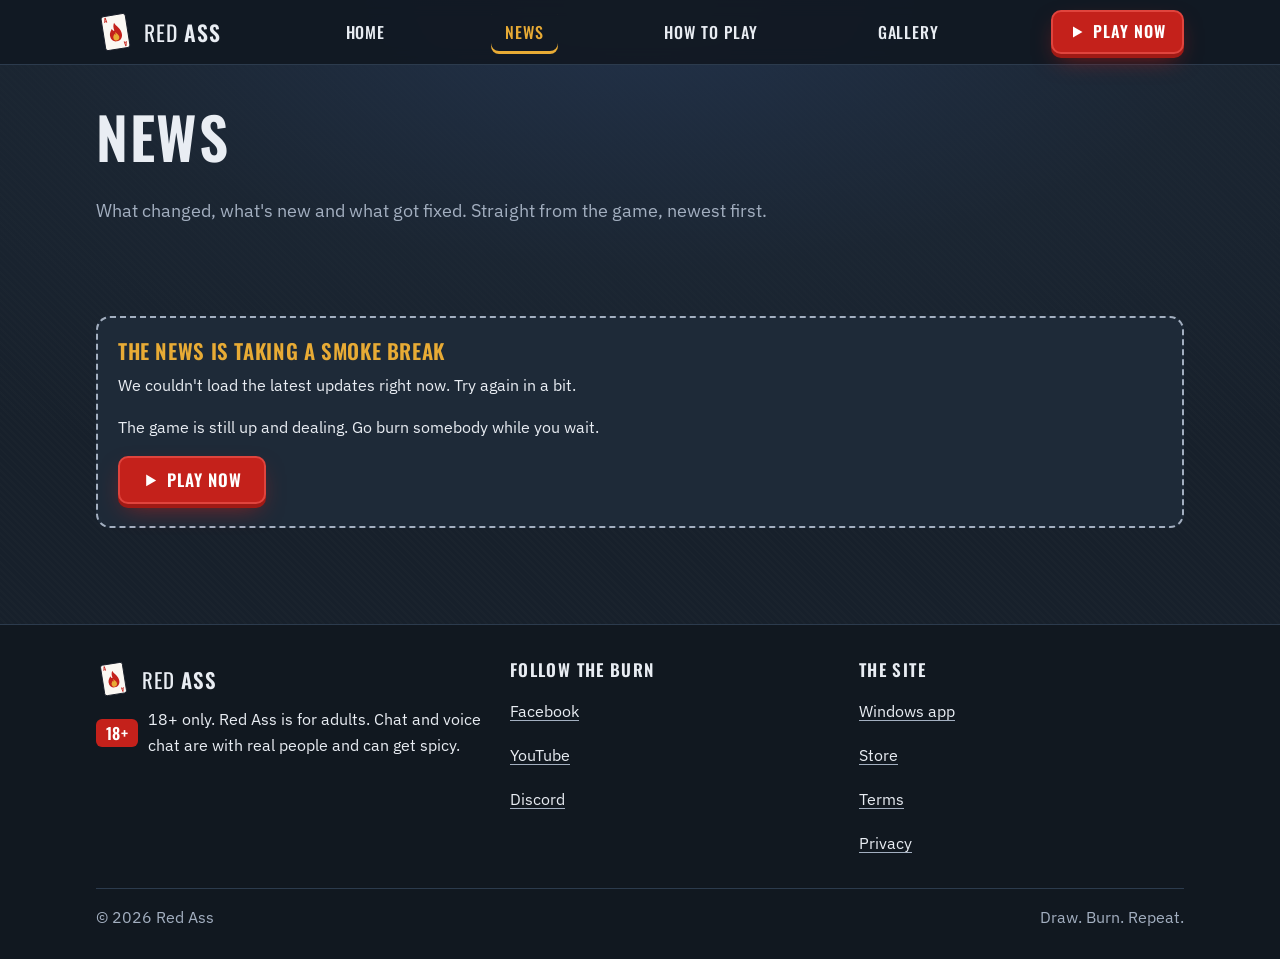
<file: docs/news.html>
<!doctype html>
<html lang="en">
<head>
<meta charset="utf-8">
<meta name="viewport" content="width=device-width, initial-scale=1">
<title>News | Red Ass</title>
<meta name="description" content="What's new in Red Ass: updates, new features and fixes, straight from the game.">
<meta name="theme-color" content="#17202b">
<meta property="og:title" content="News | Red Ass">
<meta property="og:description" content="What's new in Red Ass: updates, new features and fixes, straight from the game.">
<meta property="og:image" content="https://news.redass.net/img/og.png">
<meta property="og:type" content="website">
<meta name="twitter:card" content="summary_large_image">
<link rel="icon" href="favicon.svg" type="image/svg+xml">
<link rel="icon" href="favicon-48.png" sizes="48x48" type="image/png">
<link rel="apple-touch-icon" href="apple-touch-icon.png">
<link rel="preconnect" href="https://fonts.googleapis.com">
<link rel="preconnect" href="https://fonts.gstatic.com" crossorigin>
<link rel="stylesheet" href="https://fonts.googleapis.com/css2?family=IBM+Plex+Sans:wght@400;500;600&family=Oswald:wght@400;500;600&display=swap">
<link rel="stylesheet" href="css/style.css">
<link rel="stylesheet" href="css/fire-effect.css">
</head>
<body>
<svg width="0" height="0" style="position:absolute" aria-hidden="true" focusable="false">
  <defs>
    <!-- full wave filter, used from 24px -->
    <filter id="fB" x="-6%" y="-40%" width="112%" height="180%">
      <feTurbulence type="fractalNoise" baseFrequency="0.016 0.07" numOctaves="2" seed="5" result="n">
        <animate attributeName="baseFrequency" dur="3.4s" values="0.016 0.07;0.021 0.1;0.016 0.07" repeatCount="indefinite"/>
      </feTurbulence>
      <feDisplacementMap in="SourceGraphic" in2="n" scale="3.2" xChannelSelector="R" yChannelSelector="G"/>
    </filter>
    <!-- gentle wave filter, used 18-23px -->
    <filter id="fBs" x="-6%" y="-40%" width="112%" height="180%">
      <feTurbulence type="fractalNoise" baseFrequency="0.025 0.1" numOctaves="1" seed="5" result="n">
        <animate attributeName="baseFrequency" dur="3.4s" values="0.025 0.1;0.03 0.13;0.025 0.1" repeatCount="indefinite"/>
      </feTurbulence>
      <feDisplacementMap in="SourceGraphic" in2="n" scale="1.2" xChannelSelector="R" yChannelSelector="G"/>
    </filter>
  </defs>
</svg>
<a class="skip" href="#main">Skip to content</a>
<header class="site-header">
  <div class="wrap bar">
    <a class="brand" href="index.html" aria-label="Red Ass home"><img src="img/logo-small.svg" alt="" width="40" height="40"><span class="wordmark">Red <b>Ass</b></span></a>
    <button class="menu-btn" type="button" aria-controls="site-nav" aria-expanded="false" data-open-label="Menu" data-close-label="Close"><svg viewBox="0 0 24 24" aria-hidden="true" focusable="false"><path fill="none" stroke="currentColor" stroke-width="2.2" stroke-linecap="round" d="M4 7h16M4 12h16M4 17h16"/></svg><span class="sr-only">Menu</span></button>
    <nav class="nav" id="site-nav" aria-label="Main">
      <ul>
        <li><a href="index.html">Home</a></li>
        <li><a href="news.html" aria-current="page">News</a></li>
        <li><a href="how-to-play.html">How to Play</a></li>
        <li><a href="gallery.html">Gallery</a></li>
      </ul>
    </nav>
    <a class="btn btn-play" href="https://play.redass.net" data-play target="_blank" rel="noopener"><svg viewBox="0 0 16 16" aria-hidden="true" focusable="false"><path fill="currentColor" d="M4 2.5v11l9.5-5.5z"/></svg><span>Play Now</span></a>
  </div>
</header>
<main id="main" tabindex="-1">
<section id="news-intro" class="intro" aria-labelledby="news-title">
  <div class="wrap">
    <!-- COPY: news.md #news-intro -->
    <h1 id="news-title">News</h1>
    <p class="lede">What changed, what's new and what got fixed. Straight from the game, newest first.</p>
  </div>
</section>
<section class="section" aria-label="All updates">
  <div class="wrap">
    <p class="news-wait" data-news-loading><span class="fx-fire"><span class="fx-in" data-t="Shuffling"><span class="t">Shuffling</span></span></span> the latest news&hellip;</p>
    <ol id="news-list" class="news-list" data-news hidden></ol>
    <p class="news-more" data-news-more hidden><a class="btn btn-ghost" href="https://play.redass.net" data-play target="_blank" rel="noopener"><svg viewBox="0 0 16 16" aria-hidden="true" focusable="false"><path fill="currentColor" d="M4 2.5v11l9.5-5.5z"/></svg><span>Go play the new stuff</span></a></p>
    <div id="news-fallback" class="fallback" data-news-fallback hidden>
      <!-- COPY: news.md #news-fallback -->
        <h2>The news is taking a smoke break</h2>
        <p>We couldn't load the latest updates right now. Try again in a bit.</p>
        <p>The game is still up and dealing. Go burn somebody while you wait.</p>
        <p><a class="btn btn-play" href="https://play.redass.net" data-play target="_blank" rel="noopener"><svg viewBox="0 0 16 16" aria-hidden="true" focusable="false"><path fill="currentColor" d="M4 2.5v11l9.5-5.5z"/></svg><span>Play Now</span></a></p>
    </div>
  </div>
</section>
</main>
<footer class="site-footer">
  <div class="wrap">
    <div class="cols">
      <div>
        <p class="foot-brand"><img src="img/logo-small.svg" alt="" width="36" height="36"><span class="wordmark">Red <b>Ass</b></span></p>
        <!-- COPY: footer.md #age-note -->
        <p class="adult"><b>18+</b><span>18+ only. Red Ass is for adults. Chat and voice chat are with real people and can get spicy.</span></p>
      </div>
      <div>
        <!-- COPY: footer.md #footer -->
        <h2>Follow the burn</h2>
        <ul>
          <li><a data-social="FACEBOOK" href="https://www.facebook.com/redassgame" target="_blank" rel="noopener">Facebook</a></li>
          <li><a data-social="TIKTOK" href="https://www.tiktok.com/@ra.tiktok19" target="_blank" rel="noopener">TikTok</a></li>
          <li><a data-social="YOUTUBE" href="https://www.youtube.com/@RedAssGame" target="_blank" rel="noopener">YouTube</a></li>
          <li><span data-social="DISCORD" data-soon-text="Discord (coming soon)" data-label="Discord">Discord (coming soon)</span></li>
        </ul>
      </div>
      <div>
        <h2>The site</h2>
        <ul>
          <li><a href="app.html">Windows app</a></li>
          <li><a href="store.html">Store</a></li>
          <li><a href="https://play.redass.net/terms" target="_blank" rel="noopener">Terms</a></li>
          <li><a href="https://play.redass.net/privacy" target="_blank" rel="noopener">Privacy</a></li>
        </ul>
      </div>
    </div>
    <div class="copy">
      <p>&copy; 2026 Red Ass</p>
      <p>Draw. Burn. Repeat.</p>
    </div>
  </div>
</footer>
<script src="config.js"></script>
<script src="js/main.js"></script>
</body>
</html>
</file>
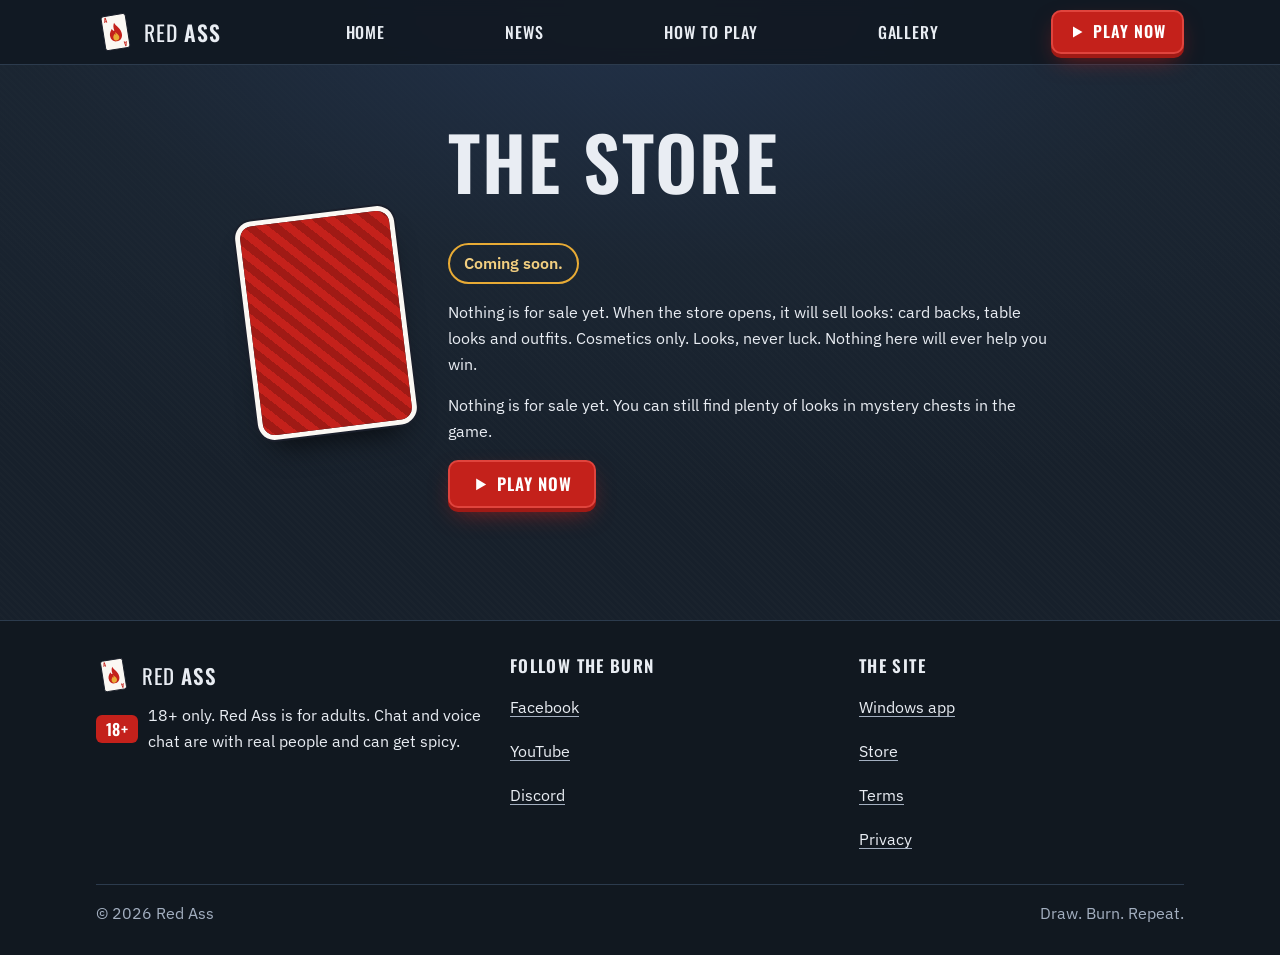
<file: docs/store.html>
<!doctype html>
<html lang="en">
<head>
<meta charset="utf-8">
<meta name="viewport" content="width=device-width, initial-scale=1">
<title>Store | Red Ass</title>
<meta name="description" content="The Red Ass store is coming soon. Cosmetics only, never pay-to-win. Nothing is for sale yet.">
<meta name="theme-color" content="#17202b">
<meta property="og:title" content="Store | Red Ass">
<meta property="og:description" content="The Red Ass store is coming soon. Cosmetics only, never pay-to-win. Nothing is for sale yet.">
<meta property="og:image" content="https://news.redass.net/img/og.png">
<meta property="og:type" content="website">
<meta name="twitter:card" content="summary_large_image">
<link rel="icon" href="favicon.svg" type="image/svg+xml">
<link rel="icon" href="favicon-48.png" sizes="48x48" type="image/png">
<link rel="apple-touch-icon" href="apple-touch-icon.png">
<link rel="preconnect" href="https://fonts.googleapis.com">
<link rel="preconnect" href="https://fonts.gstatic.com" crossorigin>
<link rel="stylesheet" href="https://fonts.googleapis.com/css2?family=IBM+Plex+Sans:wght@400;500;600&family=Oswald:wght@400;500;600&display=swap">
<link rel="stylesheet" href="css/style.css">
</head>
<body>
<a class="skip" href="#main">Skip to content</a>
<header class="site-header">
  <div class="wrap bar">
    <a class="brand" href="index.html" aria-label="Red Ass home"><img src="img/logo-small.svg" alt="" width="40" height="40"><span class="wordmark">Red <b>Ass</b></span></a>
    <button class="menu-btn" type="button" aria-controls="site-nav" aria-expanded="false" data-open-label="Menu" data-close-label="Close"><svg viewBox="0 0 24 24" aria-hidden="true" focusable="false"><path fill="none" stroke="currentColor" stroke-width="2.2" stroke-linecap="round" d="M4 7h16M4 12h16M4 17h16"/></svg><span class="sr-only">Menu</span></button>
    <nav class="nav" id="site-nav" aria-label="Main">
      <ul>
        <li><a href="index.html">Home</a></li>
        <li><a href="news.html">News</a></li>
        <li><a href="how-to-play.html">How to Play</a></li>
        <li><a href="gallery.html">Gallery</a></li>
      </ul>
    </nav>
    <a class="btn btn-play" href="https://play.redass.net" data-play target="_blank" rel="noopener"><svg viewBox="0 0 16 16" aria-hidden="true" focusable="false"><path fill="currentColor" d="M4 2.5v11l9.5-5.5z"/></svg><span>Play Now</span></a>
  </div>
</header>
<main id="main" tabindex="-1">
<section id="store-intro" class="section" aria-labelledby="store-intro-t">
  <div class="wrap soon-card">
    <div class="facedown" aria-hidden="true"></div>
    <div>
      <!-- COPY: store.md #store-intro -->
      <h1 id="store-intro-t">The store</h1>
      <p class="callout">Coming soon.</p>
      <p>Nothing is for sale yet. When the store opens, it will sell looks: card backs, table looks and outfits. Cosmetics only. Looks, never luck. Nothing here will ever help you win.</p>
      <p>Nothing is for sale yet. You can still find plenty of looks in mystery chests in the game.</p>

      <p><a class="btn btn-play" href="https://play.redass.net" data-play target="_blank" rel="noopener"><svg viewBox="0 0 16 16" aria-hidden="true" focusable="false"><path fill="currentColor" d="M4 2.5v11l9.5-5.5z"/></svg><span>Play Now</span></a></p>
    </div>
  </div>
</section>
</main>
<footer class="site-footer">
  <div class="wrap">
    <div class="cols">
      <div>
        <p class="foot-brand"><img src="img/logo-small.svg" alt="" width="36" height="36"><span class="wordmark">Red <b>Ass</b></span></p>
        <!-- COPY: footer.md #age-note -->
        <p class="adult"><b>18+</b><span>18+ only. Red Ass is for adults. Chat and voice chat are with real people and can get spicy.</span></p>
      </div>
      <div>
        <!-- COPY: footer.md #footer -->
        <h2>Follow the burn</h2>
        <ul>
          <li><a data-social="FACEBOOK" href="https://www.facebook.com/redassgame" target="_blank" rel="noopener">Facebook</a></li>
          <li><a data-social="TIKTOK" href="https://www.tiktok.com/@ra.tiktok19" target="_blank" rel="noopener">TikTok</a></li>
          <li><a data-social="YOUTUBE" href="https://www.youtube.com/@RedAssGame" target="_blank" rel="noopener">YouTube</a></li>
          <li><span data-social="DISCORD" data-soon-text="Discord (coming soon)" data-label="Discord">Discord (coming soon)</span></li>
        </ul>
      </div>
      <div>
        <h2>The site</h2>
        <ul>
          <li><a href="app.html">Windows app</a></li>
          <li><a href="store.html">Store</a></li>
          <li><a href="https://play.redass.net/terms" target="_blank" rel="noopener">Terms</a></li>
          <li><a href="https://play.redass.net/privacy" target="_blank" rel="noopener">Privacy</a></li>
        </ul>
      </div>
    </div>
    <div class="copy">
      <p>&copy; 2026 Red Ass</p>
      <p>Draw. Burn. Repeat.</p>
    </div>
  </div>
</footer>
<script src="config.js"></script>
<script src="js/main.js"></script>
</body>
</html>
</file>
<file: docs/css/style.css>
/* Red Ass hub - one stylesheet for every page.
   Palette and fonts come from the game itself (BRAND-KIT.md). */
:root{
  --felt:#17202b; --felt2:#1e2a38; --felt-line:#2c3b4d;
  --felt-fg:#e9edf3; --felt-muted:#a3afc0;
  --cream:#fbf8f3; --cream2:#f1ebe0; --ink:#1a1f2b; --ink-muted:#4f5868;
  --red:#c4211b; --red-dark:#a01a15; --gold:#e8ab35; --gold-soft:#f3cf80;
  --display:'Oswald','Arial Narrow',Impact,sans-serif;
  --body:'IBM Plex Sans',system-ui,-apple-system,'Segoe UI',sans-serif;
  --r-card:14px; --gutter:16px; --max:1120px;
  --lift:0 1px 0 rgba(255,255,255,.04) inset, 0 14px 30px -12px rgba(0,0,0,.6);
  color-scheme:dark;
}
*,*::before,*::after{box-sizing:border-box}
html{-webkit-text-size-adjust:100%;scroll-padding-top:5rem}
body{
  margin:0;min-height:100vh;display:flex;flex-direction:column;
  font:400 1rem/1.6 var(--body);color:var(--felt-fg);
  background-color:var(--felt);
  /* the table: a soft lamp-lit pool in the middle of dark felt */
  background-image:
    radial-gradient(120% 70% at 50% 0%, #22324a 0%, rgba(30,42,56,.55) 40%, rgba(23,32,43,0) 75%),
    repeating-linear-gradient(45deg, rgba(255,255,255,.012) 0 2px, rgba(0,0,0,0) 2px 5px);
  background-attachment:scroll;
  overflow-x:hidden;
}
img{max-width:100%;height:auto;display:block}
a{color:var(--gold)}
a:hover{color:var(--gold-soft)}
:focus-visible{outline:3px solid var(--gold);outline-offset:3px;border-radius:4px}
.on-cream :focus-visible,.panel :focus-visible{outline-color:var(--red)}
main{flex:1}

h1,h2,h3{font-family:var(--display);font-weight:600;text-transform:uppercase;letter-spacing:.03em;line-height:1.1;margin:0 0 .5em}
h1{font-size:clamp(2.4rem,9vw,4.6rem)}
h2{font-size:clamp(1.6rem,5.5vw,2.4rem)}
h3{font-size:1.25rem;letter-spacing:.04em}
p{margin:0 0 1em;max-width:62ch}
.lede{font-size:1.125rem;color:var(--felt-muted)}

.skip{position:absolute;left:8px;top:-60px;z-index:100;background:var(--gold);color:var(--ink);padding:10px 16px;border-radius:8px;font-weight:600;text-decoration:none}
.skip:focus{top:8px}
.sr-only{position:absolute;width:1px;height:1px;overflow:hidden;clip:rect(0 0 0 0);white-space:nowrap}

.wrap{width:100%;max-width:var(--max);margin:0 auto;padding:0 var(--gutter)}
.section{padding:56px 0}
.section + .section{padding-top:8px}

/* ---------- wordmark ---------- */
.wordmark{font-family:var(--display);text-transform:uppercase;letter-spacing:.05em;font-weight:400;white-space:nowrap}
.wordmark b{font-weight:600}

/* ---------- buttons ---------- */
.btn{
  display:inline-flex;align-items:center;justify-content:center;gap:.5em;
  min-height:48px;padding:10px 22px;border-radius:10px;border:2px solid transparent;
  font:600 1.05rem/1.1 var(--display);text-transform:uppercase;letter-spacing:.06em;
  text-decoration:none;cursor:pointer;transition:transform .15s ease, background-color .15s ease;
}
.btn-play{background:var(--red);color:#fff;border-color:#e0443d;box-shadow:0 4px 0 var(--red-dark),0 10px 24px -8px rgba(196,33,27,.7)}
.btn-play:hover{background:#d42a23;color:#fff;transform:translateY(-1px)}
.btn-play:active{transform:translateY(2px);box-shadow:0 2px 0 var(--red-dark)}
.btn-play svg{width:1em;height:1em}
.btn-ghost{background:transparent;color:var(--felt-fg);border-color:var(--felt-muted)}
.btn-ghost:hover{border-color:var(--gold);color:var(--gold-soft)}
.btn-big{min-height:56px;font-size:1.25rem;padding:12px 30px}

/* ---------- header ---------- */
.site-header{position:sticky;top:env(safe-area-inset-top,0px);z-index:50;background:rgba(18,25,34,.94);border-bottom:1px solid var(--felt-line);backdrop-filter:blur(8px);-webkit-backdrop-filter:blur(8px)}
.bar{display:flex;align-items:center;gap:10px;min-height:64px}
.brand{display:flex;align-items:center;gap:8px;color:var(--felt-fg);text-decoration:none;font-size:1.35rem;min-height:44px;margin-right:auto}
.brand img{width:40px;height:40px}
.brand:hover{color:#fff}
.nav{display:none}
.nav ul{list-style:none;margin:0;padding:0;display:flex;gap:4px}
.nav a{display:flex;align-items:center;min-height:44px;padding:0 14px;border-radius:8px;color:var(--felt-fg);text-decoration:none;font:500 1rem var(--display);text-transform:uppercase;letter-spacing:.06em}
.nav a:hover{background:var(--felt2);color:#fff}
.nav a[aria-current="page"]{color:var(--gold);box-shadow:inset 0 -3px 0 var(--gold)}
.site-header .btn-play{min-height:44px;padding:8px 16px;font-size:1rem}
.menu-btn{display:inline-flex;align-items:center;justify-content:center;width:48px;height:48px;border-radius:10px;border:2px solid var(--felt-muted);background:transparent;color:var(--felt-fg);cursor:pointer;padding:0}
.menu-btn svg{width:24px;height:24px}
/* the button sits before the menu in the page (so Tab goes from it into the links) but shows at the far right */
.menu-btn{order:3}
.menu-btn[aria-expanded="true"]{border-color:var(--gold);color:var(--gold)}
/* phone menu: drops down like a dealt row */
.nav.open{display:block;position:absolute;left:0;right:0;top:100%;background:#121922;border-bottom:1px solid var(--felt-line);padding:8px var(--gutter) 16px;box-shadow:0 20px 30px -10px rgba(0,0,0,.6)}
.nav.open ul{flex-direction:column}
.nav.open a{min-height:52px;font-size:1.15rem;border-bottom:1px solid var(--felt-line);border-radius:0}
.nav.open a[aria-current="page"]{box-shadow:inset 4px 0 0 var(--gold);padding-left:18px}
@media (min-width:860px){
  .menu-btn{display:none}
  .nav,.nav.open{display:block;position:static;background:none;border:0;padding:0;box-shadow:none}
  .nav.open ul{flex-direction:row}
  .nav.open a{min-height:44px;font-size:1rem;border:0;border-radius:8px}
  .brand{margin-right:12px}
  .nav,.nav.open{flex:1 1 auto;min-width:0}
  .nav ul,.nav.open ul{justify-content:space-evenly}
}
@media (max-width:374px){
  .brand .wordmark{font-size:1.15rem}
  .brand img{width:34px;height:34px}
  .site-header .btn-play{padding:8px 12px}
  .bar{gap:8px}
}

/* ---------- hero: the hand you're dealt ---------- */
.hero{padding:28px 0 40px;overflow:hidden}
.hero .wrap{display:grid;gap:12px;align-items:center}
.hero-copy{text-align:center}
.hero h1{margin-bottom:.2em}
.hero h1 .wordmark{display:block;font-size:.5em;color:var(--felt-muted);letter-spacing:.12em;margin-bottom:.35em}
.hero h1 .wordmark b{color:var(--felt-fg)}
.hero .tagline{display:block}
.hero .tagline span{display:inline-block}
.hero .tagline .burn{color:var(--gold)}
.hero .lede{margin:0 auto 1.4em}
.hero-actions{display:flex;flex-wrap:wrap;gap:12px;justify-content:center}
.hero-note{font-size:1rem;color:var(--felt-muted);margin:14px auto 0}

.fan{position:relative;height:250px;width:100%;max-width:420px;margin:0 auto 44px}
.fan .c{
  position:absolute;left:50%;bottom:0;width:120px;aspect-ratio:5/7;margin-left:-60px;
  border-radius:10px;overflow:hidden;background:var(--cream);
  box-shadow:0 0 0 3px var(--cream),0 18px 30px -10px rgba(0,0,0,.75);
  transform-origin:50% 120%;
  transform:rotate(var(--rot)) translateY(var(--y,0));
  animation:deal .7s cubic-bezier(.2,.8,.2,1.15) both;animation-delay:var(--d,0s);
}
.fan .c img{width:100%;height:100%;object-fit:cover}
.fan .c:nth-child(1){--rot:-32deg;--y:14px;--d:.05s}
.fan .c:nth-child(2){--rot:-16deg;--y:2px;--d:.12s}
.fan .c:nth-child(4){--rot:16deg;--y:2px;--d:.26s}
.fan .c:nth-child(5){--rot:32deg;--y:14px;--d:.33s}
.fan .c.ace{--rot:0deg;--y:-8px;--d:.19s;z-index:2;background:none;overflow:visible;box-shadow:none;filter:drop-shadow(0 18px 18px rgba(0,0,0,.6))}
.fan .c.star{--rot:0deg;--y:-10px;--d:.19s;z-index:2;box-shadow:0 0 0 3px var(--gold),0 22px 36px -10px rgba(0,0,0,.8)}
/* logo.svg already draws its own tilted card: size it so its card matches the others */
.fan .c.ace img{width:133.3%;height:auto;max-width:none;margin:-14% 0 0 -16.6%}
@keyframes deal{from{transform:rotate(0deg) translateY(80px);opacity:0}to{transform:rotate(var(--rot)) translateY(var(--y,0));opacity:1}}
@media (min-width:860px){
  .hero{padding:56px 0 72px}
  .hero .wrap{grid-template-columns:1.05fr 1fr;gap:32px}
  .hero-copy{text-align:left;order:0}
  .hero .lede{margin-left:0}
  .hero-actions{justify-content:flex-start}
  .hero-note{margin-left:0}
  .fan{height:400px;max-width:520px}
  .fan .c{width:190px;margin-left:-95px}
}

/* ---------- section heads ---------- */
.head{display:flex;flex-wrap:wrap;align-items:baseline;justify-content:space-between;gap:4px 16px;margin-bottom:20px}
.head h2{margin:0}
.head a{font-weight:600;font-size:1.0625rem;display:inline-flex;align-items:center;min-height:44px}
.suit{color:var(--red);font-family:var(--body)}
.section-sub{color:var(--felt-muted);font-size:1.0625rem;margin-top:-8px}

/* ---------- cream "playing card" panels ---------- */
.panel{
  position:relative;background:var(--cream);color:var(--ink);border-radius:var(--r-card);
  padding:22px 20px 20px;box-shadow:0 0 0 1px rgba(0,0,0,.25),var(--lift);
}
.panel a{color:var(--red)}
.panel a:hover{color:var(--red-dark)}
.panel p{color:var(--ink)}
.panel .muted{color:var(--ink-muted)}
/* card index in the top-left corner: a rank and a suit, like a real card */
.pip{position:absolute;top:10px;left:12px;font:600 1.3rem/1 var(--display);color:var(--red);text-align:center}
.pip small{display:block;font:400 1rem/1 var(--body)}
.pip.black{color:var(--ink)}
.panel.has-pip{padding-left:52px}

/* ---------- news ---------- */
.news-list{list-style:none;margin:0;padding:0;display:grid;gap:16px}
.news-item h3{font-size:1.3rem;margin:0 0 .35em;color:var(--ink)}
.news-meta{display:flex;flex-wrap:wrap;gap:6px 12px;align-items:center;margin-bottom:8px;font-size:1rem;color:var(--ink-muted)}
.ver{display:inline-block;background:var(--ink);color:var(--cream);font:600 .95rem/1 var(--display);letter-spacing:.06em;padding:5px 8px;border-radius:5px}
.news-item ul{margin:0;padding-left:1.2em}
.news-item li{margin:.25em 0}
.news-item li::marker{color:var(--red)}
.news-wait{color:var(--felt-muted)}
.fallback{background:var(--felt2);border:2px dashed var(--felt-muted);border-radius:var(--r-card);padding:22px 20px;color:var(--felt-fg)}
.fallback h2,.fallback h3{font-size:1.3rem;color:var(--gold)}
.fallback p:last-child{margin-bottom:0}
@media (min-width:860px){
  #whats-new .news-list{grid-template-columns:repeat(3,1fr);align-items:start}
}

/* ---------- how it works: three cards, a real sequence ---------- */
.steps{list-style:none;margin:0;padding:0;display:grid;gap:16px}
.steps .panel{min-height:132px}
.steps h3{color:var(--ink);margin-bottom:.3em}
.steps p{margin:0}
@media (min-width:700px){.steps{grid-template-columns:repeat(3,1fr)}}
.steps li:nth-child(2) .panel{transform:rotate(.6deg)}
.steps li:nth-child(3) .panel{transform:rotate(-.5deg)}

/* ---------- looks strip ---------- */
.strip{display:flex;gap:12px;overflow-x:auto;padding:8px 4px 18px;margin:0 calc(var(--gutter) * -1);padding-left:var(--gutter);padding-right:var(--gutter);scroll-snap-type:x mandatory;list-style:none}
.strip li{flex:0 0 auto;scroll-snap-align:start}
.strip img{width:104px;aspect-ratio:5/7;border-radius:9px;box-shadow:0 0 0 2px var(--cream),0 10px 18px -8px rgba(0,0,0,.7)}
.strip li:nth-child(odd) img{transform:rotate(-2deg)}
.strip li:nth-child(even) img{transform:rotate(2deg)}
.callout{display:inline-block;border:2px solid var(--gold);color:var(--gold-soft);border-radius:999px;padding:6px 14px;font-weight:600;font-size:1rem;margin:4px 0 16px}
@media (min-width:860px){.strip{overflow:visible;justify-content:space-between;margin:0}.strip img{width:120px}}

/* ---------- social ---------- */
.social-grid{list-style:none;margin:0;padding:0;display:grid;grid-template-columns:1fr 1fr;gap:12px}
@media (min-width:860px){.social-grid{grid-template-columns:none;grid-auto-flow:column;grid-auto-columns:1fr}}
.social-card{
  display:flex;flex-direction:column;justify-content:space-between;gap:10px;min-height:124px;height:100%;
  background:var(--cream);color:var(--ink);text-decoration:none;border-radius:var(--r-card);padding:16px;
  box-shadow:0 0 0 1px rgba(0,0,0,.25),var(--lift);transition:transform .15s ease;
}
.social-card .net{font:600 1.3rem/1.1 var(--display);text-transform:uppercase;letter-spacing:.04em}
.social-card .what{font-size:1rem;color:var(--ink-muted)}
.social-card .go{font-weight:600;color:var(--red);font-size:1rem}
a.social-card:hover{transform:translateY(-3px) rotate(-1deg);color:var(--ink)}
a.social-card:focus-visible{outline:3px solid var(--gold);outline-offset:3px}
.social-card.soon{background:var(--felt2);color:var(--felt-fg);box-shadow:inset 0 0 0 2px var(--felt-muted)}
.social-card.soon .what{color:var(--felt-muted)}
.social-card.soon .go{color:var(--gold)}

/* ---------- 18+ ---------- */
.age{display:flex;gap:16px;align-items:center}
.age-badge{flex:0 0 auto;display:grid;place-items:center;width:64px;height:84px;border-radius:9px;background:var(--cream);color:var(--red);font:600 1.6rem/1 var(--display);box-shadow:0 0 0 3px var(--ink);transform:rotate(-6deg)}
.age p{margin:0}

/* ---------- page intro (inner pages) ---------- */
.intro{padding:40px 0 16px}
.intro h1{font-size:clamp(2.2rem,8vw,3.6rem)}

/* ---------- how to play ---------- */
.rules{display:grid;gap:18px;max-width:780px}
.rules .panel h2{font-size:1.5rem;color:var(--ink)}
.rules .panel ul{margin:0;padding-left:1.2em}
.rules .panel li{margin:.3em 0}
.rules .panel li::marker{color:var(--red)}
.points{width:100%;border-collapse:collapse;margin:4px 0 0}
.points th,.points td{text-align:left;padding:8px 6px;border-bottom:1px solid #e1d9cb}
.points th{font:600 1rem var(--display);letter-spacing:.05em;text-transform:uppercase;color:var(--ink-muted)}
.points td:last-child{font-weight:600}
.faq details{border-top:1px solid #e1d9cb}
.faq details:last-child{border-bottom:1px solid #e1d9cb}
.faq summary{cursor:pointer;min-height:48px;display:flex;align-items:center;font-weight:600;padding:8px 0;list-style:none}
.faq summary::-webkit-details-marker{display:none}
.faq summary::before{content:'+';display:inline-grid;place-items:center;flex:0 0 auto;width:26px;height:26px;margin-right:10px;border-radius:50%;background:var(--red);color:#fff;font-weight:600}
.faq details[open] summary::before{content:'\2013'}
.faq details p{margin:0 0 12px 36px}

/* ---------- gallery ---------- */
.backs{list-style:none;margin:0;padding:0;display:grid;grid-template-columns:repeat(2,minmax(0,1fr));gap:22px 16px}
@media (min-width:520px){.backs{grid-template-columns:repeat(3,minmax(0,1fr))}}
@media (min-width:860px){.backs{grid-template-columns:repeat(5,minmax(0,1fr));gap:30px 22px}}
.backs figure{margin:0}
.backs .frame{aspect-ratio:5/7;border-radius:10px;overflow:hidden;background:var(--felt2);box-shadow:0 0 0 3px var(--cream),0 12px 22px -10px rgba(0,0,0,.75)}
.backs img{width:100%;height:100%;object-fit:cover}
.backs figcaption{margin-top:10px;text-align:center;font:500 1rem/1.25 var(--display);text-transform:uppercase;letter-spacing:.05em}
.gallery-count{color:var(--felt-muted);font-size:1rem}
.dolls{display:grid;gap:16px;align-items:center}
.doll-ghost{width:110px;height:154px;border-radius:12px;border:3px dashed var(--felt-muted);display:grid;place-items:center;color:var(--felt-muted);font:600 2.4rem var(--display);transform:rotate(-4deg)}
@media (min-width:700px){.dolls{grid-template-columns:auto 1fr;gap:28px}}

/* ---------- coming soon pages ---------- */
.soon-card{display:grid;gap:22px;align-items:center;max-width:860px}
.soon-card .facedown{width:150px;aspect-ratio:5/7;border-radius:12px;background:
  repeating-linear-gradient(45deg,#c4211b 0 8px,#a01a15 8px 16px);box-shadow:0 0 0 5px var(--cream),0 0 0 7px var(--ink),0 20px 30px -10px rgba(0,0,0,.7);transform:rotate(-7deg);margin:10px auto}
@media (min-width:700px){.soon-card{grid-template-columns:200px 1fr}}
.promise{list-style:none;padding:0;margin:0 0 1em}
.promise li{padding-left:1.6em;position:relative;margin:.4em 0}
.promise li::before{content:'\2666';position:absolute;left:0;color:var(--red)}

/* ---------- 404 ---------- */
.lost{text-align:center;padding:56px 0 72px}
.lost .scatter{position:relative;height:150px;max-width:260px;margin:0 auto 18px}
.lost .scatter span{position:absolute;top:10px;width:84px;aspect-ratio:5/7;border-radius:8px;background:var(--cream);box-shadow:0 0 0 2px var(--ink),0 12px 20px -8px rgba(0,0,0,.7);display:grid;place-items:center;font:600 2.2rem var(--display);color:var(--red)}
.lost .scatter span:nth-child(1){left:6px;transform:rotate(-14deg)}
.lost .scatter span:nth-child(2){left:88px;top:0;transform:rotate(3deg);color:var(--ink)}
.lost .scatter span:nth-child(3){left:170px;transform:rotate(16deg)}
.lost p{margin-left:auto;margin-right:auto}
.lost .hero-actions{justify-content:center}

/* ---------- footer ---------- */
.site-footer{margin-top:40px;background:#111820;border-top:1px solid var(--felt-line);padding:36px 0 28px;font-size:1rem;color:var(--felt-muted)}
.site-footer .cols{display:grid;gap:24px}
@media (min-width:860px){.site-footer .cols{grid-template-columns:1.2fr 1fr 1fr}}
.site-footer h2{font-size:1.0625rem;letter-spacing:.08em;color:var(--felt-fg);margin-bottom:.6em}
.site-footer ul{list-style:none;margin:0;padding:0}
.site-footer li a,.site-footer li span{display:inline-flex;align-items:center;min-height:44px;min-width:44px}
.site-footer a{color:var(--felt-fg);text-decoration-color:var(--felt-muted);text-underline-offset:3px}
.site-footer a:hover{color:var(--gold)}
.foot-brand{display:flex;align-items:center;gap:10px;color:var(--felt-fg);font-size:1.3rem;margin-bottom:10px}
.foot-brand img{width:36px;height:36px}
.adult{display:inline-flex;gap:10px;align-items:center;color:var(--felt-fg)}
.adult b{display:inline-grid;place-items:center;min-width:42px;height:28px;border-radius:6px;background:var(--red);color:#fff;font:600 1rem var(--display);letter-spacing:.04em}
.copy{margin-top:22px;padding-top:16px;border-top:1px solid var(--felt-line);display:flex;flex-wrap:wrap;gap:6px 18px;justify-content:space-between}
.copy p{margin:0}

[hidden]{display:none!important}

@media (prefers-reduced-motion:reduce){
  *,*::before,*::after{animation:none!important;transition:none!important;scroll-behavior:auto!important}
  a.social-card:hover,.btn-play:hover{transform:none}
}
.muted-tip{color:var(--felt-muted);font-size:1rem}

/* ---------- play anywhere ---------- */
.anywhere-grid{display:grid;gap:18px;align-items:center}
.anywhere-devices{width:100%;height:auto;display:block}
.anywhere-qr{display:none;align-items:center;gap:16px;margin-top:20px}
.anywhere-qr img{background:#fff;padding:9px;border-radius:14px;width:112px;height:112px}
.anywhere-qr span{color:var(--felt-muted);font-size:1rem;line-height:1.45}
.anywhere-qr b{display:block;color:var(--felt-fg);font:600 1.15rem/1.2 var(--display);text-transform:uppercase;letter-spacing:.05em}
.anywhere-btn{margin-top:18px}
@media (min-width:860px){
  .anywhere-grid{grid-template-columns:.8fr 1.2fr;gap:40px}
  .anywhere-qr{display:flex}
  .anywhere-btn{display:none}   /* on a computer the QR does the job; on phones the button does */
}

/* ---------- fire text: the loading word is set at exactly the 18px floor so it gets the gentle fire ---------- */
.news-wait .fx-fire{font-size:1.125rem}
</file>
<file: docs/css/fire-effect.css>
/* =====================================================================
   Red Ass - fire effect, blend B, with an 18px floor   (preview only)
   For the words BURN and SHUFFLING. Not pushed anywhere, not on any live site.

   MARKUP (three nested spans; works on any element/size):
     <span class="fx-fire"><span class="fx-in" data-t="Burn"><span class="t">Burn</span></span></span>
   The page must also carry the SVG filters #fB (full) and #fBs (gentle)
   (copy the <svg> block from fire-effect-final.html).

   THE FLOOR (size-based, per element, no JS):
     --fx-on  = 1 when the element's own font-size is 18px or more, else 0.
     --fx-big = 1 when 24px or more (uses the stronger wave filter; 18-23px uses the gentle one).
   The gate reads the real computed font-size (1em on .fx-fire), so it follows
   rem, em, %, clamp(), vw and inherited sizes, not just px values you typed.
   Change the floor in ONE place: --fx-floor below.

   FALLBACK: everything is plain gold by default. The fire is only switched ON
   inside @container style(--fx-on: 1). A browser that cannot do style queries
   or typed arithmetic therefore shows plain gold (safe failure, never broken fire).
   Below the floor: plain gold, no flicker, no wave, no sparks, no glow.
   Reduced motion: at/above the floor keeps static glow + gradient; no movement,
   no embers, no filter.

   Brand: gold #E8AB35, ember #FF5A4F, pale #FFD27A, cream #FBF8F3 (BRAND-KIT colors
   as used in the earlier approved previews). Fonts Oswald / IBM Plex Sans.
   ===================================================================== */

@property --fx-size  { syntax: "<length>"; inherits: false; initial-value: 0px; }
/* --fx-on / --fx-big must inherit: the glow, gradient and sparks sit on inner layers that read the gate from .fx-in */
@property --fx-on    { syntax: "<number>"; inherits: true; initial-value: 0; }
@property --fx-big   { syntax: "<number>"; inherits: true; initial-value: 0; }

:root{
  --gold:#E8AB35; --ember:#FF5A4F; --pale:#FFD27A;
  --fx-floor:18px;      /* minimum size for the fire. Raise later here only. */
  --fx-big-from:24px;   /* from here the stronger wave filter is used */
}

.fx-fire{
  display:inline-block;
  --fx-size:1em;
  /* (size - floor) / 1px is a plain number; x1000 then clamp to 0..1.
     Subtract 0.01px so exactly 18px counts as ON. */
  --fx-on:  clamp(0, calc((var(--fx-size) - var(--fx-floor) + 0.01px) / 1px * 1000), 1);
  --fx-big: clamp(0, calc((var(--fx-size) - var(--fx-big-from) + 0.01px) / 1px * 1000), 1);
}

/* ---------- DEFAULT = plain gold (also the under-18px look) ---------- */
.fx-fire .fx-in{display:inline-block;position:relative;isolation:isolate}
.fx-fire .t{color:var(--gold);-webkit-text-fill-color:currentColor;background:none;animation:none}
.fx-fire .fx-in::before,
.fx-fire .fx-in::after{content:none;animation:none}

/* ---------- 18px and up = full blend B ---------- */
@container style(--fx-on: 1){
  .fx-fire .fx-in{filter:url(#fBs)}
  .fx-fire .fx-in::before{
    content:attr(data-t);content:attr(data-t) / "";
    position:absolute;left:0;top:0;z-index:0;color:transparent;pointer-events:none;white-space:nowrap;
    text-shadow:0 0 .08em rgba(255,90,79,.7),0 0 .3em rgba(232,171,53,.42);
    animation:fx-pulse 2.6s ease-in-out infinite}
  .fx-fire .fx-in .t{
    position:relative;z-index:1;color:transparent;-webkit-text-fill-color:transparent;
    background:linear-gradient(100deg,#E8AB35 0%,#FF5A4F 30%,#E8AB35 50%,#FFD27A 70%,#E8AB35 100%);
    background-size:220% 100%;-webkit-background-clip:text;background-clip:text;
    animation:fx-flow 3.6s linear infinite}
  .fx-fire .fx-in::after{
    content:"";position:absolute;z-index:2;left:6%;right:6%;top:-.3em;height:.5em;pointer-events:none;opacity:.9;
    background-image:
     radial-gradient(circle at 14% 26%,#FF5A4F 0 .065em,transparent .1235em),
     radial-gradient(circle at 41% 72%,#E8AB35 0 .065em,transparent .1235em),
     radial-gradient(circle at 68% 40%,#FF5A4F 0 .065em,transparent .1235em),
     radial-gradient(circle at 87% 85%,#E8AB35 0 .065em,transparent .1235em);
    background-size:100% 1.1em;background-repeat:repeat-y;
    -webkit-mask-image:linear-gradient(to top,#000 0,#000 45%,transparent 100%);
    mask-image:linear-gradient(to top,#000 0,#000 45%,transparent 100%);
    animation:fx-rise 3.2s linear infinite}
}

/* 24px and up: stronger wave filter, finer embers */
@container style(--fx-big: 1){
  .fx-fire .fx-in{filter:url(#fB)}
  .fx-fire .fx-in::before{text-shadow:0 0 .12em rgba(255,90,79,.7),0 0 .38em rgba(232,171,53,.42)}
  .fx-fire .fx-in::after{
    background-image:
     radial-gradient(circle at 14% 26%,#FF5A4F 0 .035em,transparent .0665em),
     radial-gradient(circle at 41% 72%,#E8AB35 0 .035em,transparent .0665em),
     radial-gradient(circle at 68% 40%,#FF5A4F 0 .035em,transparent .0665em),
     radial-gradient(circle at 87% 85%,#E8AB35 0 .035em,transparent .0665em)}
}

@keyframes fx-pulse{0%,100%{opacity:.6}50%{opacity:1}}
@keyframes fx-flow{from{background-position:0 0}to{background-position:-220% 0}}
@keyframes fx-rise{from{background-position:0 0,0 0,0 0,0 0}to{background-position:0 -1.1em,0 -1.1em,0 -1.1em,0 -1.1em}}

/* Reduced motion: still glow + gradient (only above the floor); nothing moves, no embers, no filter */
@media (prefers-reduced-motion:reduce){
  .fx-fire .fx-in{filter:none !important}
  .fx-fire .fx-in::before,
  .fx-fire .fx-in .t,
  .fx-fire .fx-in::after{animation:none !important}
  .fx-fire .fx-in::before{opacity:1}
  .fx-fire .fx-in::after{display:none}
}
</file>
